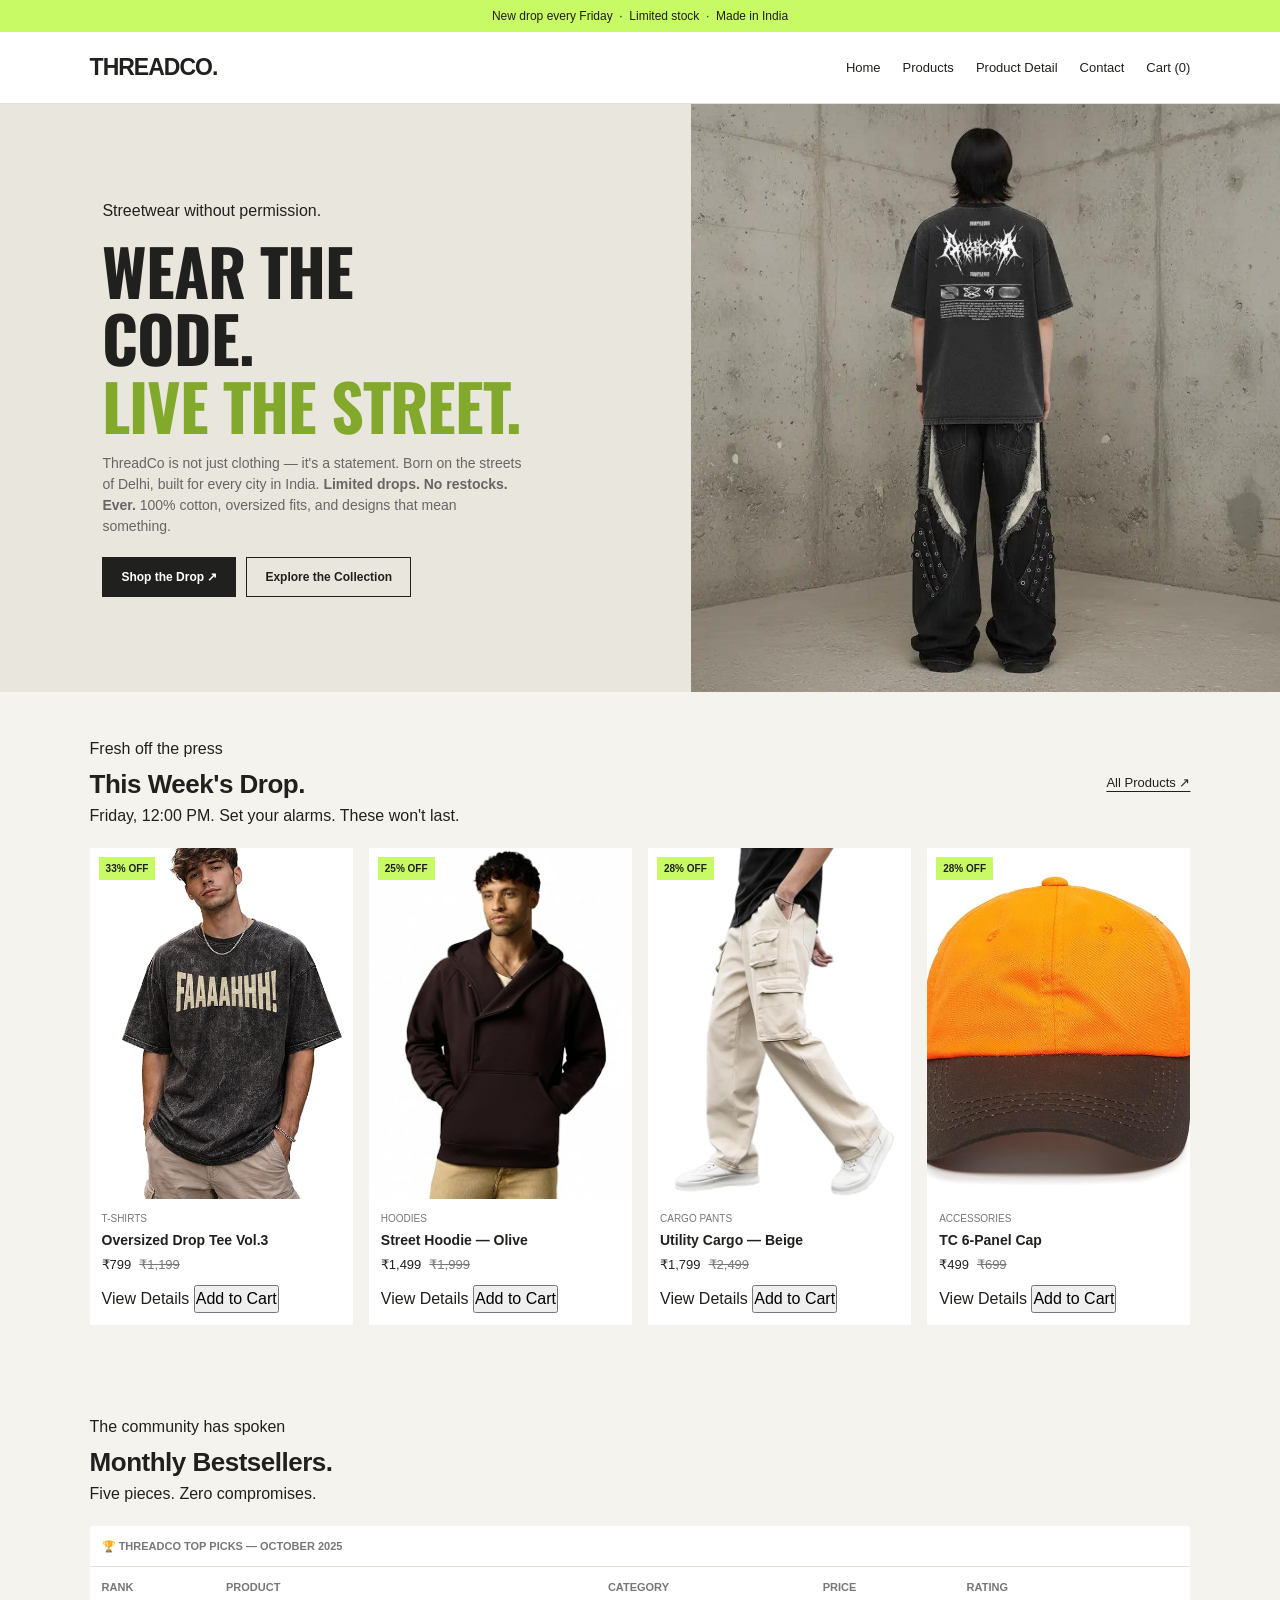
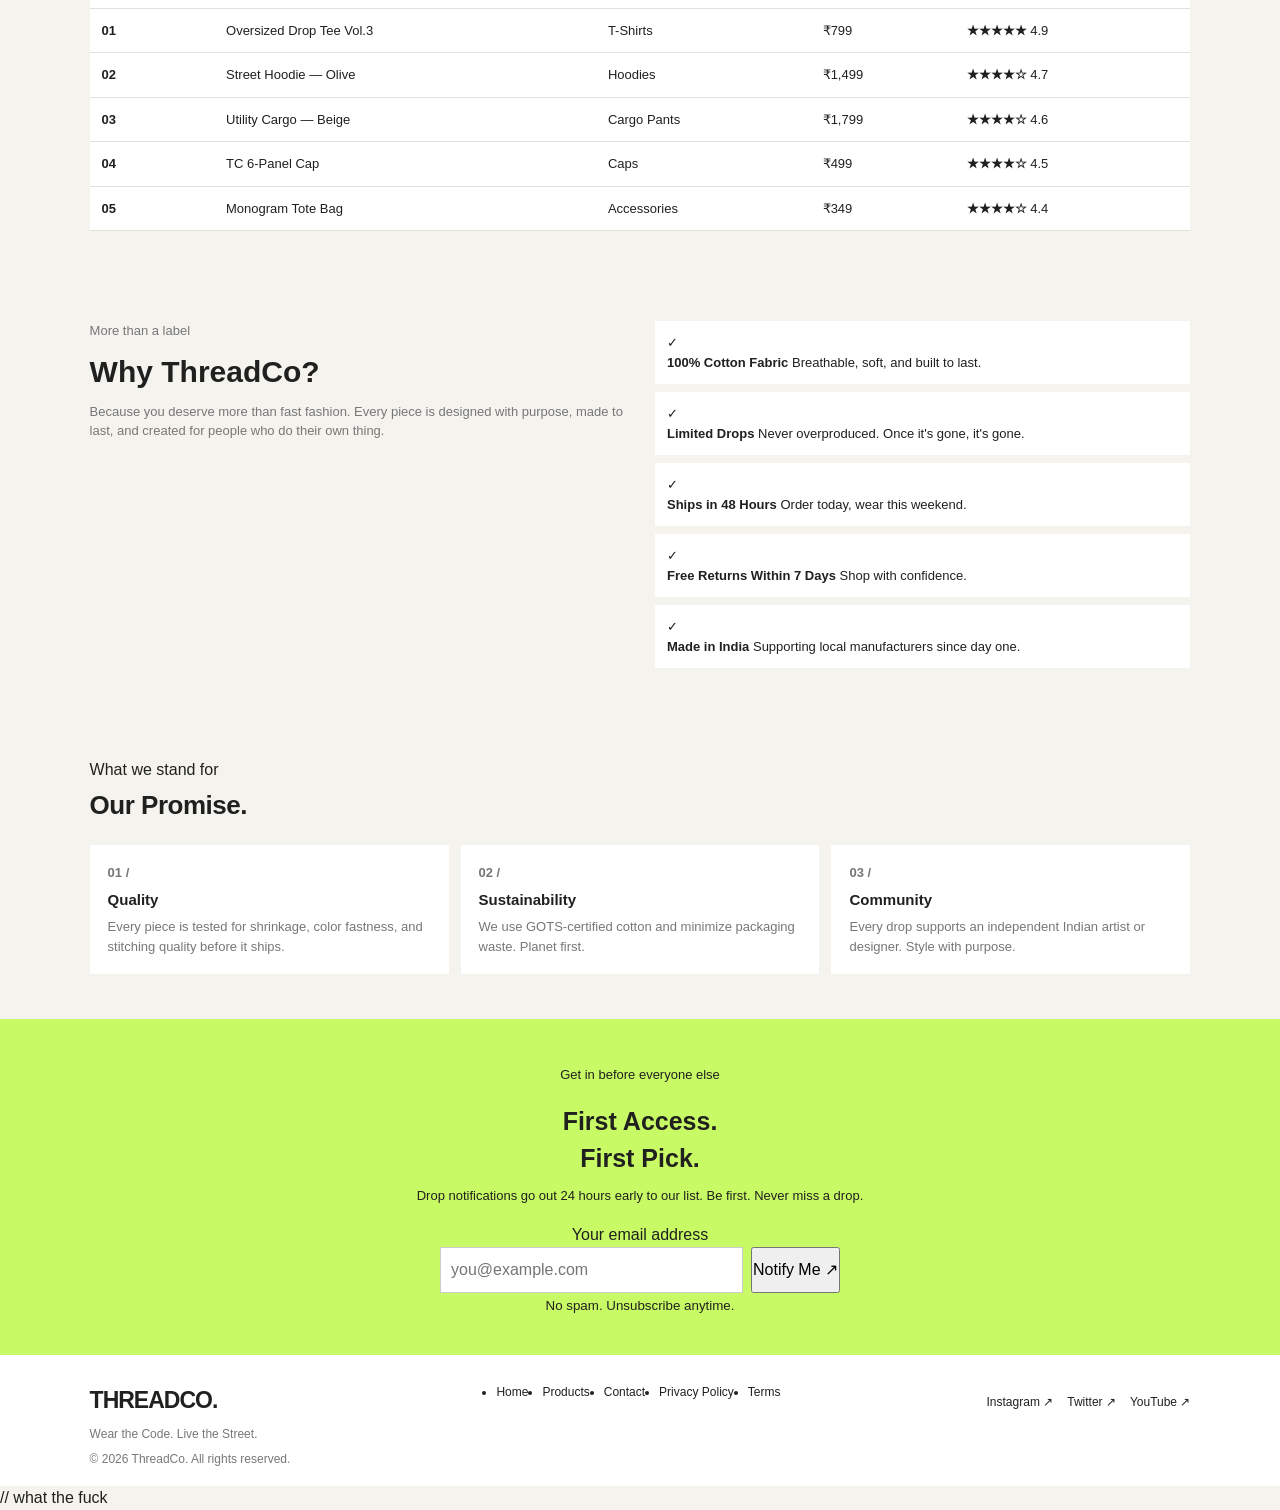
<file: index.html>
<!DOCTYPE html>
<html lang="en">
<head>
    <meta charset="UTF-8">
    <meta name="viewport" content="width=device-width, initial-scale=1.0">
    <title>ThreadCo — Wear the Code. Live the Street.</title>

    <link rel="preconnect" href="https://fonts.googleapis.com">
    <link rel="preconnect" href="https://fonts.gstatic.com" crossorigin>
    <link href="https://fonts.googleapis.com/css2?family=DM+Sans:wght@400;500;600;700&family=Oswald:wght@400;500;600;700&display=swap" rel="stylesheet">

    <link rel="stylesheet" href="style.css">

</head>

<body>
    <div class="announcement">
        New drop every Friday &nbsp;·&nbsp; Limited stock &nbsp;·&nbsp; Made in India
    </div>

    <header>
        <nav class="navbar" aria-label="Main navigation">
            <a href="index.html" class="logo">THREAD<span>CO.</span></a>

            <ul class="nav-links">
                <li><a href="index.html">Home</a></li>
                <li><a href="products.html">Products</a></li>
                <li><a href="ProductDetail.html">Product Detail</a></li>
                <li><a href="Contact.html">Contact</a></li>
                <li><a href="#" class="cart-link">Cart (0)</a></li>
            </ul>
        </nav>
    </header>

    <main>
        
<section class="hero">
    <div class="hero-content">
        <p class="eyebrow">Streetwear without permission.</p>

        <h1>Wear the<br>Code.<br><span>Live the Street.</span></h1>

        <p class="hero-description">
            ThreadCo is not just clothing — it's a statement.
            Born on the streets of Delhi, built for every city in India.
            <strong>Limited drops. No restocks. Ever.</strong>
            100% cotton, oversized fits, and designs that mean something.
        </p>

        <div class="hero-actions">
            <a href="#products" class="btn">Shop the Drop ↗</a>
            <a href="#bestsellers" class="btn btn-outline">Explore the Collection</a>
        </div>
    </div>

    <div class="hero-image">
        <img src="Images/hero.jpg" alt="ThreadCo streetwear collection">
    </div>
</section>


        <section class="section" id="products">
            <div class="section-heading">
                <div>
                    <p class="section-label">Fresh off the press</p>
                    <h2>This Week's Drop.</h2>
                    <p>Friday, 12:00 PM. Set your alarms. These won't last.</p>
                </div>
                <a href="products.html" class="text-link">All Products ↗</a>
            </div>

            <div class="product-grid">
                <article class="product-card">
                    <div class="product-image">
                        <img src="Images/product 1.jpg" alt="Oversized Drop Tee Vol.3">
                        <span class="sale-badge">33% OFF</span>
                    </div>
                    <div class="product-info">
                        <p class="category">T-Shirts</p>
                        <h3>Oversized Drop Tee Vol.3</h3>
                        <div class="price">
                            <span class="current-price">₹799</span>
                            <s class="old-price">₹1,199</s>
                        </div>
                        <div class="product-actions">
                            <a href="ProductDetail.html">View Details</a>
                            <button type="button">Add to Cart</button>
                        </div>
                    </div>
                </article>

                <article class="product-card">
                    <div class="product-image">
                        <img src="Images/product 2.jpg" alt="Street Hoodie in olive">
                        <span class="sale-badge">25% OFF</span>
                    </div>
                    <div class="product-info">
                        <p class="category">Hoodies</p>
                        <h3>Street Hoodie — Olive</h3>
                        <div class="price">
                            <span class="current-price">₹1,499</span>
                            <s class="old-price">₹1,999</s>
                        </div>
                        <div class="product-actions">
                            <a href="ProductDetail.html">View Details</a>
                            <button type="button">Add to Cart</button>
                        </div>
                    </div>
                </article>

                <article class="product-card">
                    <div class="product-image">
                        <img src="Images/product 3.jpg" alt="Beige utility cargo pants">
                        <span class="sale-badge">28% OFF</span>
                    </div>
                    <div class="product-info">
                        <p class="category">Cargo Pants</p>
                        <h3>Utility Cargo — Beige</h3>
                        <div class="price">
                            <span class="current-price">₹1,799</span>
                            <s class="old-price">₹2,499</s>
                        </div>
                        <div class="product-actions">
                            <a href="ProductDetail.html">View Details</a>
                            <button type="button">Add to Cart</button>
                        </div>
                    </div>
                </article>

                <article class="product-card">
                    <div class="product-image">
                        <img src="Images/product 4.jpg" alt="ThreadCo six-panel cap">
                        <span class="sale-badge">28% OFF</span>
                    </div>
                    <div class="product-info">
                        <p class="category">Accessories</p>
                        <h3>TC 6-Panel Cap</h3>
                        <div class="price">
                            <span class="current-price">₹499</span>
                            <s class="old-price">₹699</s>
                        </div>
                        <div class="product-actions">
                            <a href="ProductDetail.html">View Details</a>
                            <button type="button">Add to Cart</button>
                        </div>
                    </div>
                </article>
            </div>
        </section>

        <section class="section" id="bestsellers">
            <div class="section-heading">
                <div>
                    <p class="section-label">The community has spoken</p>
                    <h2>Monthly Bestsellers.</h2>
                    <p>Five pieces. Zero compromises.</p>
                </div>
            </div>

            <div class="table-wrap">
                <table>
                    <thead>
                        <tr>
                            <th colspan="5">🏆 ThreadCo Top Picks — October 2025</th>
                        </tr>
                        <tr>
                            <th>Rank</th>
                            <th>Product</th>
                            <th>Category</th>
                            <th>Price</th>
                            <th>Rating</th>
                        </tr>
                    </thead>
                    <tbody>
                        <tr>
                            <td class="rank">01</td>
                            <td>Oversized Drop Tee Vol.3</td>
                            <td>T-Shirts</td>
                            <td>₹799</td>
                            <td><span class="rating">★★★★★</span> 4.9</td>
                        </tr>
                        <tr>
                            <td class="rank">02</td>
                            <td>Street Hoodie — Olive</td>
                            <td>Hoodies</td>
                            <td>₹1,499</td>
                            <td><span class="rating">★★★★☆</span> 4.7</td>
                        </tr>
                        <tr>
                            <td class="rank">03</td>
                            <td>Utility Cargo — Beige</td>
                            <td>Cargo Pants</td>
                            <td>₹1,799</td>
                            <td><span class="rating">★★★★☆</span> 4.6</td>
                        </tr>
                        <tr>
                            <td class="rank">04</td>
                            <td>TC 6-Panel Cap</td>
                            <td>Caps</td>
                            <td>₹499</td>
                            <td><span class="rating">★★★★☆</span> 4.5</td>
                        </tr>
                        <tr>
                            <td class="rank">05</td>
                            <td>Monogram Tote Bag</td>
                            <td>Accessories</td>
                            <td>₹349</td>
                            <td><span class="rating">★★★★☆</span> 4.4</td>
                        </tr>
                    </tbody>
                </table>
            </div>
        </section>

        <section class="section">
            <div class="why-grid">
                <div class="why-copy">
                    <p class="section-label">More than a label</p>
                    <h2>Why ThreadCo?</h2>
                    <p>
                        Because you deserve more than fast fashion.
                        Every piece is designed with purpose, made to last,
                        and created for people who do their own thing.
                    </p>
                </div>

                <ul class="benefit-list">
                    <li>
                        <div>
                            <strong>100% Cotton Fabric</strong>
                            <span>Breathable, soft, and built to last.</span>
                        </div>
                    </li>
                    <li>
                        <div>
                            <strong>Limited Drops</strong>
                            <span>Never overproduced. Once it's gone, it's gone.</span>
                        </div>
                    </li>
                    <li>
                        <div>
                            <strong>Ships in 48 Hours</strong>
                            <span>Order today, wear this weekend.</span>
                        </div>
                    </li>
                    <li>
                        <div>
                            <strong>Free Returns Within 7 Days</strong>
                            <span>Shop with confidence.</span>
                        </div>
                    </li>
                    <li>
                        <div>
                            <strong>Made in India</strong>
                            <span>Supporting local manufacturers since day one.</span>
                        </div>
                    </li>
                </ul>
            </div>
        </section>

        <section class="section">
            <div class="section-heading">
                <div>
                    <p class="section-label">What we stand for</p>
                    <h2>Our Promise.</h2>
                </div>
            </div>

            <div class="promise-grid">
                <article class="promise-card">
                    <p class="promise-number">01 /</p>
                    <h3>Quality</h3>
                    <p>
                        Every piece is tested for shrinkage, color fastness,
                        and stitching quality before it ships.
                    </p>
                </article>

                <article class="promise-card">
                    <p class="promise-number">02 /</p>
                    <h3>Sustainability</h3>
                    <p>
                        We use GOTS-certified cotton and minimize packaging
                        waste. Planet first.
                    </p>
                </article>

                <article class="promise-card">
                    <p class="promise-number">03 /</p>
                    <h3>Community</h3>
                    <p>
                        Every drop supports an independent Indian artist
                        or designer. Style with purpose.
                    </p>
                </article>
            </div>
        </section>

        <section class="newsletter" id="newsletter">
            <div>
                <p class="section-label">Get in before everyone else</p>
                <h2>First Access.<br>First Pick.</h2>
                <p>
                    Drop notifications go out 24 hours early to our list.
                    Be first. Never miss a drop.
                </p>
            </div>

            <form action="#" method="get">
                <label for="email">Your email address</label>
                <div class="email-row">
                    <input
                        type="email"
                        id="email"
                        name="email"
                        placeholder="you@example.com"
                        autocomplete="email"
                        required
                    >
                    <button type="submit">Notify Me ↗</button>
                </div>
                <small>No spam. Unsubscribe anytime.</small>
            </form>
        </section>
    </main>

    <footer>
        <div class="footer-inner">
            <div class="footer-brand">
                <a href="index.html" class="logo">THREAD<span>CO.</span></a>
                <p>Wear the Code. Live the Street.</p>
                <p>© 2026 ThreadCo. All rights reserved.</p>
            </div>

            <ul class="footer-links">
                <li><a href="index.html">Home</a></li>
                <li><a href="products.html">Products</a></li>
                <li><a href="Contact.html">Contact</a></li>
                <li><a href="#">Privacy Policy</a></li>
                <li><a href="#">Terms</a></li>
            </ul>

            <div class="social-links">
                <a href="https://instagram.com">Instagram ↗</a>
                <a href="https://x.com">Twitter ↗</a>
                <a href="https://youtube.com">YouTube ↗</a>
            </div>
        </div>
    </footer>
</body>
</html>

// what the fuck
</file>
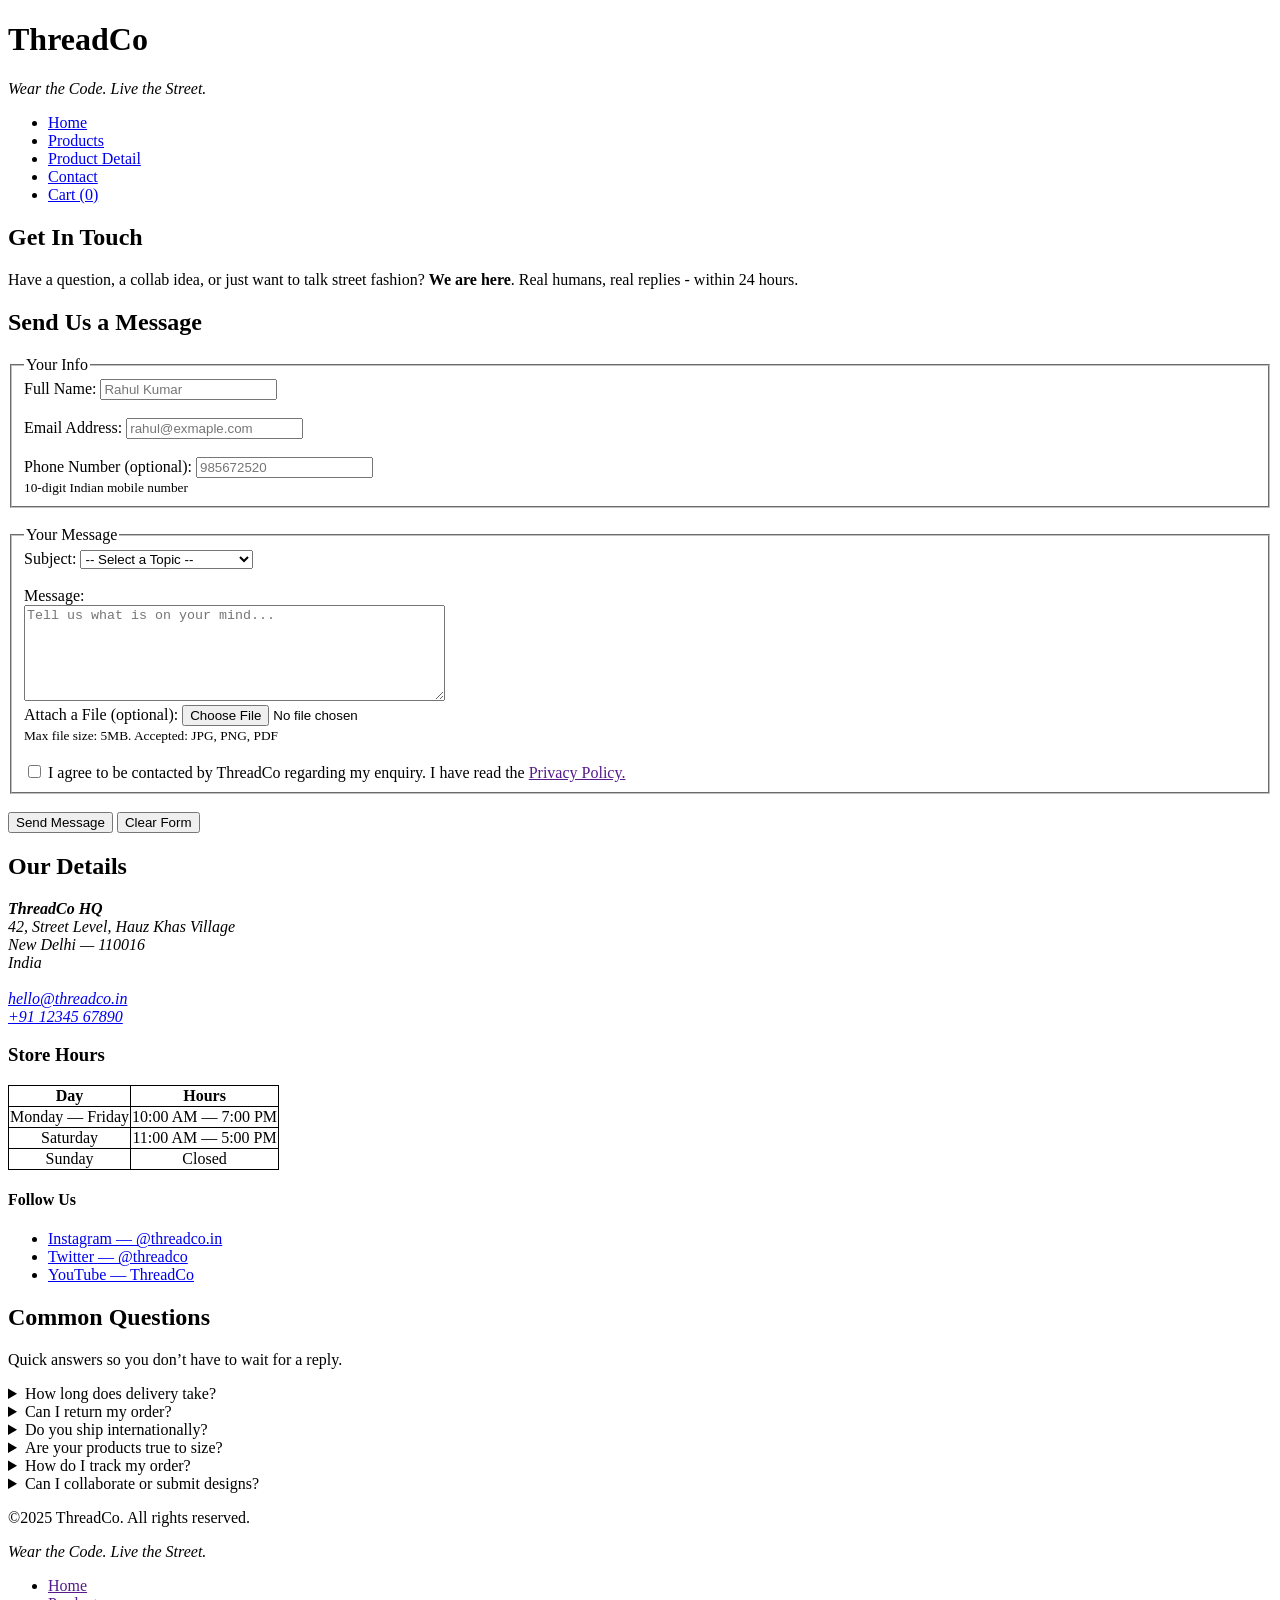
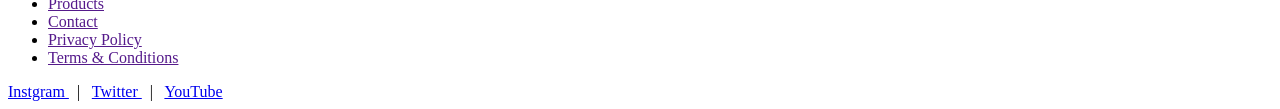
<file: Contact.html>
<!DOCTYPE html>
<html lang="en">

<head>
    <meta charset="UTF-8">
    <meta name="viewport" content="width=device-width, initial-scale=1.0">
    <title>Contact - ThreadCo</title>
    <style>
        table,
        td,
        tr {
            border: 1px solid black;
            border-collapse: collapse;
            text-align: center;
            border-spacing: 2px;
        }
    </style>
</head>

<body>
    <header>
        <h1>ThreadCo</h1>
        <p><em>Wear the Code. Live the Street.</em></p>
        <nav>
            <ul>
                <li><a href="index.html">Home</a></li>
                <li><a href="products.html">Products</a></li>
                <li><a href="ProductDetail.html">Product Detail</a></li>
                <li><a href="Contact.html">Contact</a></li>
                <li><a href="#">Cart (0)</a></li>
            </ul>
        </nav>
    </header>

    <main>
        <section>
            <h2>Get In Touch</h2>
            <p>Have a question, a collab idea, or just want to talk street fashion? <strong>We are here</strong>. Real
                humans, real
                replies - within 24 hours.</p>
        </section>

        <section>
            <h2>Send Us a Message</h2>
            <form action="">
                <fieldset>
                    <legend>Your Info</legend>
                    <label for="name">Full Name: </label>
                    <input type="text" name="name" id="name" placeholder="Rahul Kumar"><br><br>

                    <label for="email">Email Address: </label>
                    <input type="email" name="email" id="email" placeholder="rahul@exmaple.com"><br><br>

                    <label for="number">Phone Number (optional): </label>
                    <input type="text" name="number" id="number" placeholder="985672520"><br>
                    <small>10-digit Indian mobile number</small>
                </fieldset>
            </form><br>

            <fieldset>
                <legend>Your Message</legend>
                <label for="sub">Subject: </label>
                <select name="sub" id="sub">
                    <option value="sub">-- Select a Topic --</option>
                    <option value="sub">Order Issu</option>
                    <option value="sub">Return / Refund</option>
                    <option value="sub">Collboration / Partnership</option>
                    <option value="sub">Wholesale Enquiry</option>
                    <option value="sub">General Query</option>
                </select><br><br>
                <label for="msg">Message: </label><br>
                <textarea name="msg" id="msg" rows="6" cols="50"
                    placeholder="Tell us what is on your mind..."></textarea><br>
                <label for="file">Attach a File (optional):</label>
                <input type="file" name="file" id="file"><br>
                <small>Max file size: 5MB. Accepted: JPG, PNG, PDF
                </small><br><br>
                <input type="checkbox" name="check" id="check">
                <label for="check"> I agree to be contacted by ThreadCo regarding my enquiry. I have read the <a
                        href="">Privacy Policy.</a></label>

            </fieldset><br>
            <button>Send Message</button>
            <button>Clear Form</button>

        </section>

        <section>
            <h2>Our Details</h2>
            <address>
                <strong>ThreadCo HQ</strong><br>
                42, Street Level, Hauz Khas Village <br>
                New Delhi — 110016 <br>
                India <br><br>

                <a href="mailto:hello@threadco.in">hello@threadco.in</a><br>
                <a href="tel:+91 12345 67890">+91 12345 67890
                </a>
            </address>
        </section>

        <section>
            <h3>Store Hours</h3>
            <table>
                <tr>
                    <td><strong>Day</strong></td>
                    <td><strong>Hours</strong></td>
                </tr>
                <tr>
                    <td>Monday — Friday</td>
                    <td>10:00 AM — 7:00 PM</td>
                </tr>
                <tr>
                    <td>Saturday</td>
                    <td>11:00 AM — 5:00 PM</td>
                </tr>
                <tr>
                    <td>Sunday</td>
                    <td>Closed</td>
                </tr>
            </table>
        </section>
        <section>
            <h4>Follow Us</h4>
            <ul>
                <li><a href="https://www.instagram.com/" target="_blank">Instagram — @threadco.in</a></li>
                <li><a href="https://x.com/" target="_blank">Twitter — @threadco</a></li>
                <li><a href="https://youtube.com" target="_blank">YouTube — ThreadCo</a></li>
            </ul>
        </section>
        <section>
            <h2>Common Questions</h2>
            <p>Quick answers so you don’t have to wait for a reply.</p>
            <details>
                <summary>How long does delivery take?</summary>
                <p>We ship within <strong>48 hours</strong>  of order confirmation. Standard delivery takes <strong>3—5 business days</strong> across
                India. Express delivery (1—2 days) is available at checkout for select pin codes.</p>
            </details>
            <details>
                <summary>Can I return my order?</summary>
                <p>Yes! We offer <strong>free returns within 7</strong> days of delivery. The item must be unworn, unwashed, and in its original packaging with all tags attached. Initiate your return from the Orders section of your account.</p>
            </details>
            <details>
                <summary>Do you ship internationally?</summary>
                <p>Not yet — but we’re working on it. International shipping is planned for early 2026. Sign up for our newsletter to get notified first.</p>
            </details>
            <details>
                <summary>Are your products true to size?</summary>
                <p>ThreadCo tees and hoodies are <strong>oversized by design.</strong> If you prefer a more fitted look, we recommend sizing down. Check the <a href="">Size Guide</a> on any product page for exact measurements.</p>
            </details>
            <details>
                <summary>How do I track my order?</summary>
                <p>Once your order ships, you will receive a tracking link via SMS and email. You can also track your order by entering your order ID on our <a href="">Order Tracking page.</a></p>
            </details>
            <details>
                <summary>Can I collaborate or submit designs?</summary>
                <p>Absolutely. ThreadCo works with independent Indian artists on every drop. If you have a design concept or want to collab, reach out via the form above and select “Collaboration / Partnership” as the subject. We read every single message.</p>
            </details>
        </section>
    </main>

    <footer>
        <p>&copy;2025 ThreadCo. All rights reserved.</p>
        <p><em>Wear the Code. Live the Street.</em></p>
        <ul>
            <li><a href="">Home
                </a></li>
            <li><a href="">Products
                </a></li>
            <li><a href="">Contact
                </a></li>
            <li><a href="">Privacy Policy
                </a></li>
            <li><a href="">Terms & Conditions</a></li>
        </ul>

        <a href="https://youtube.com"> Instgram </a> &nbsp;&nbsp;|&nbsp;&nbsp; <a href="https://x.com"> Twitter </a>
        &nbsp;&nbsp;|&nbsp;&nbsp; <a href="https://youtube.com">YouTube</a>
    </footer>
</body>

</html>
</file>
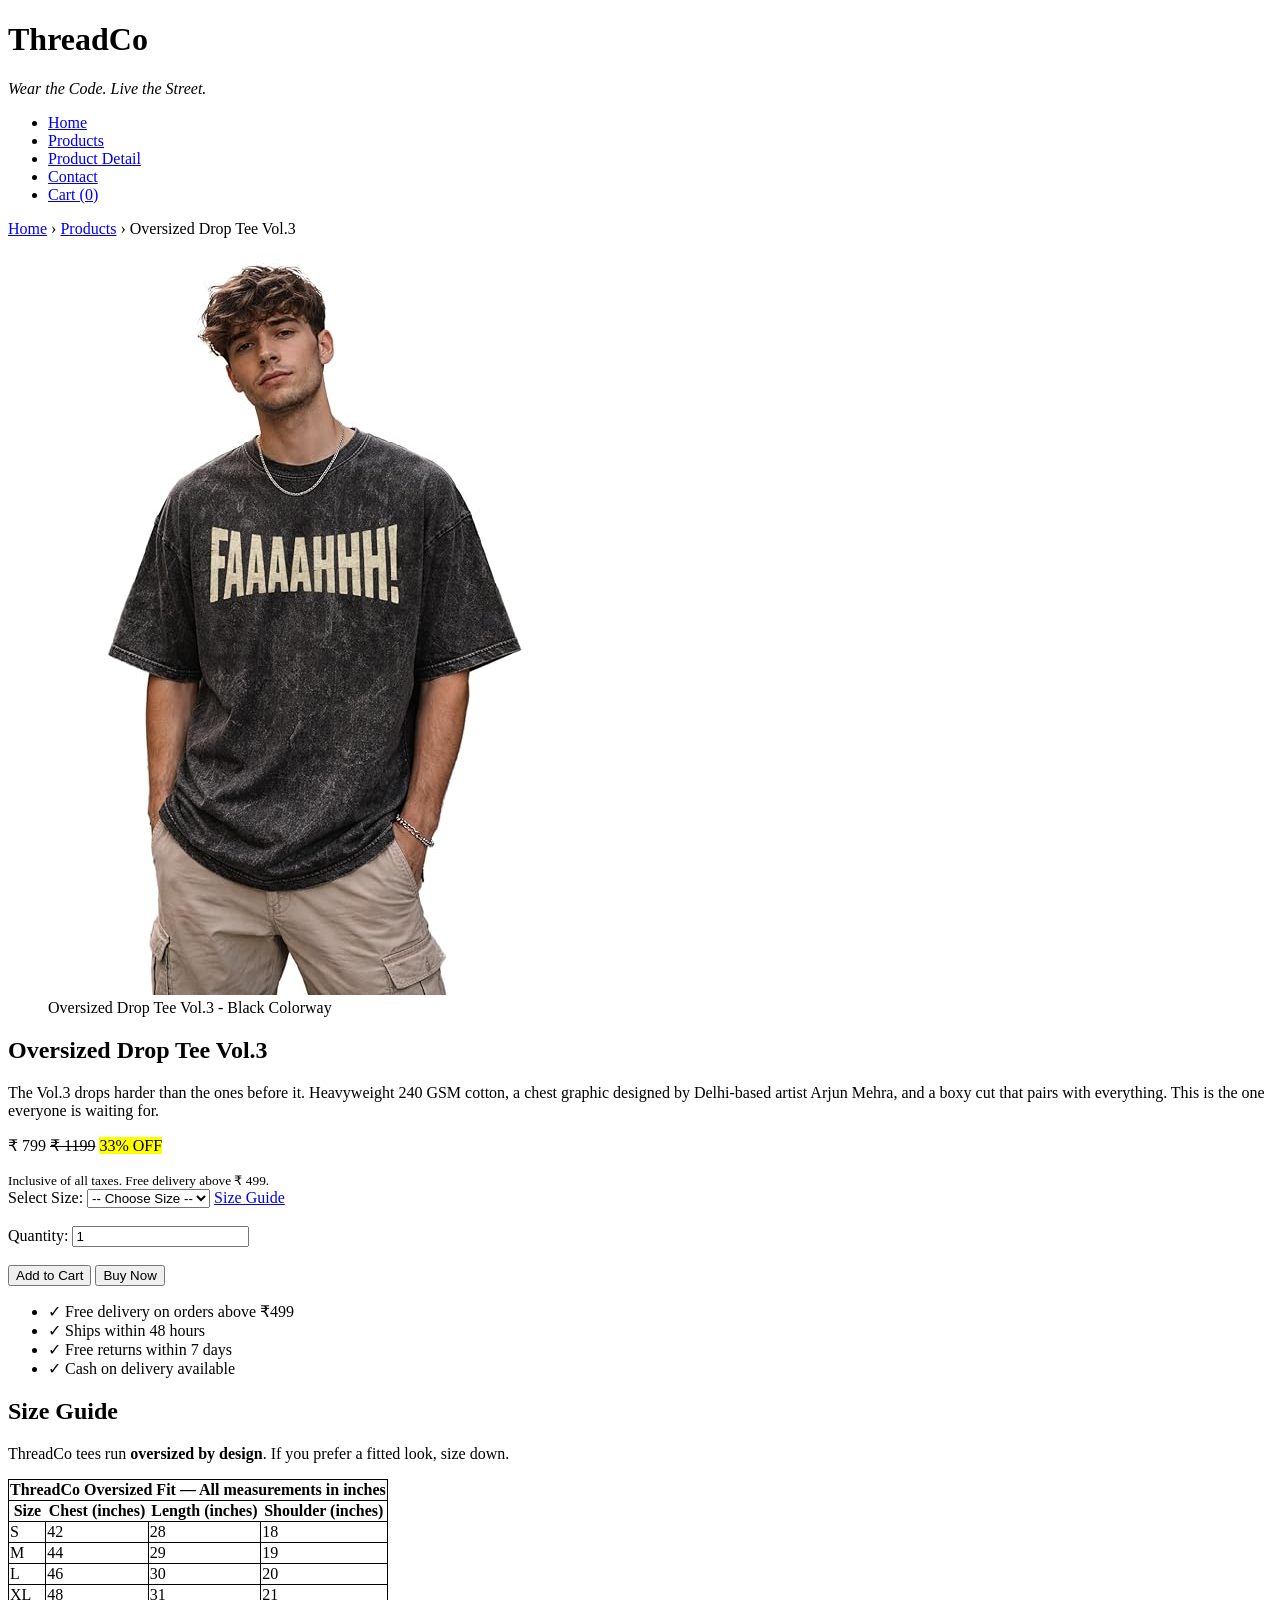
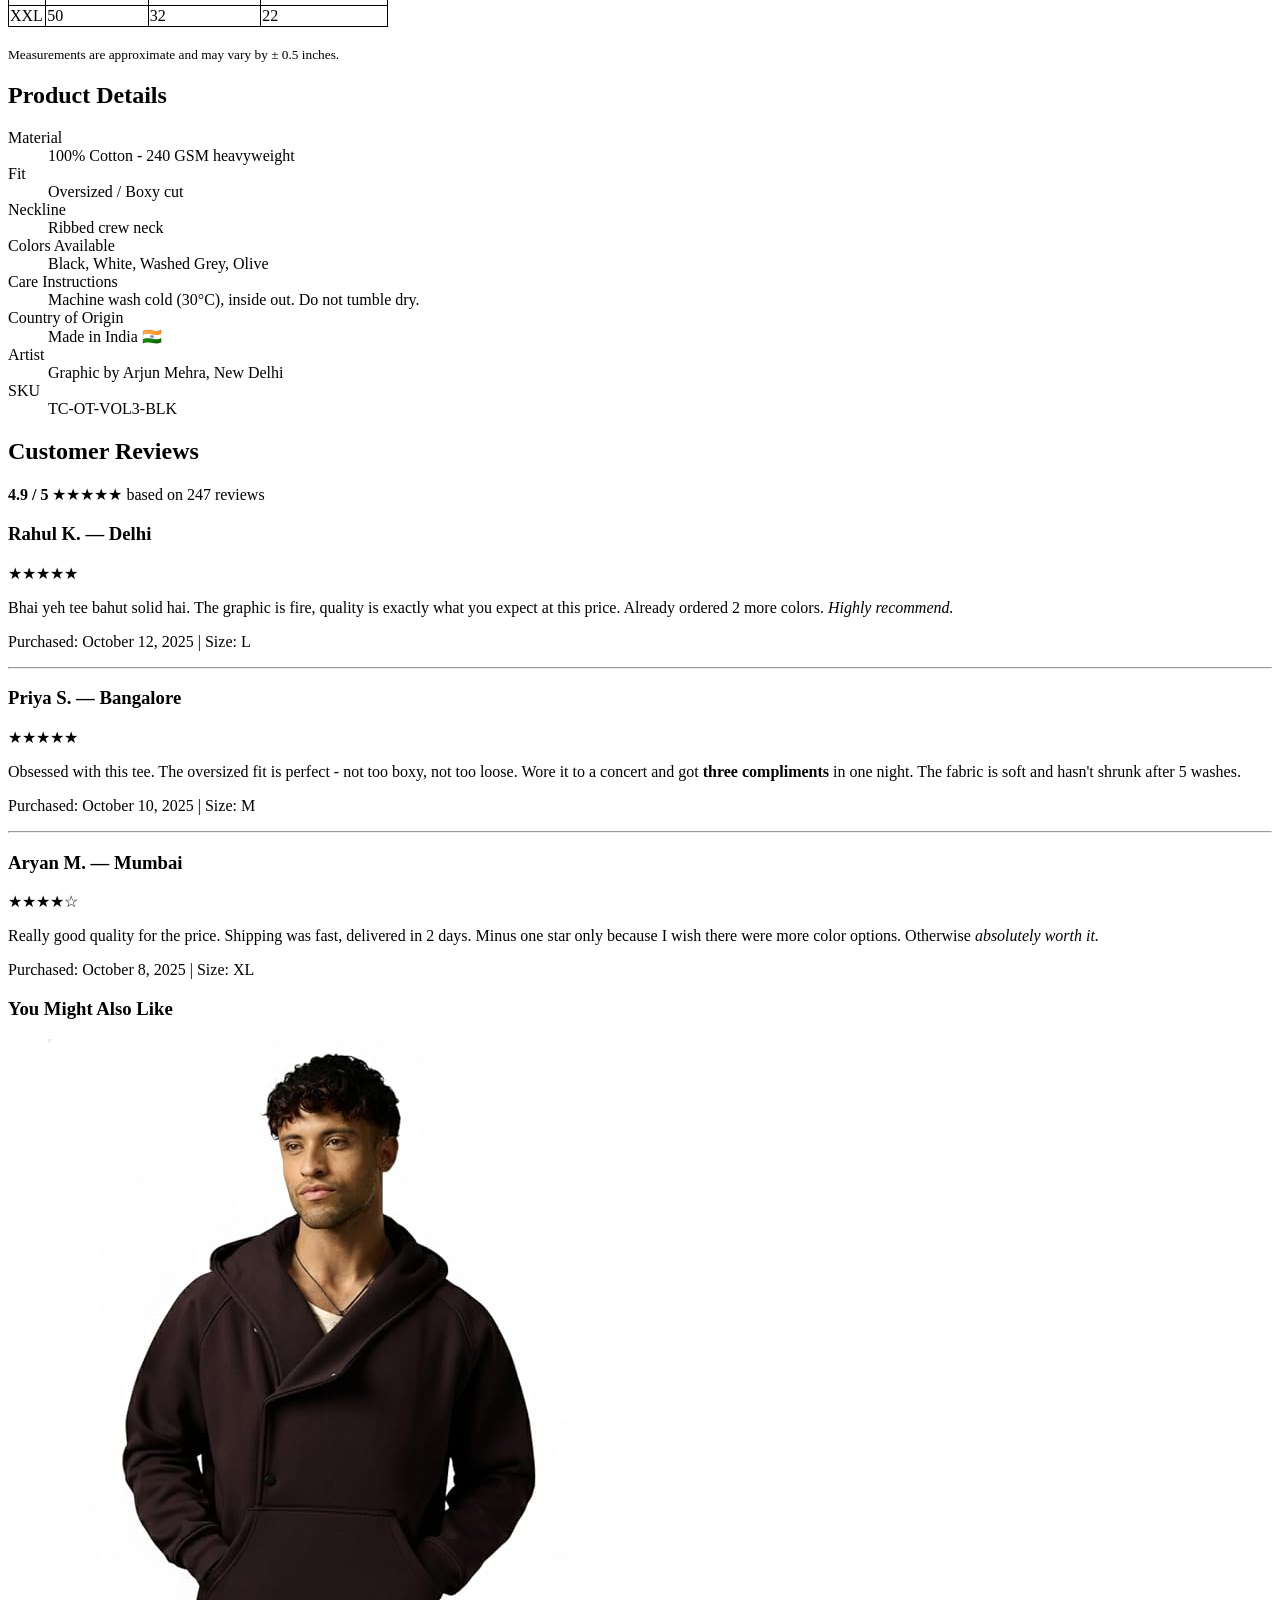
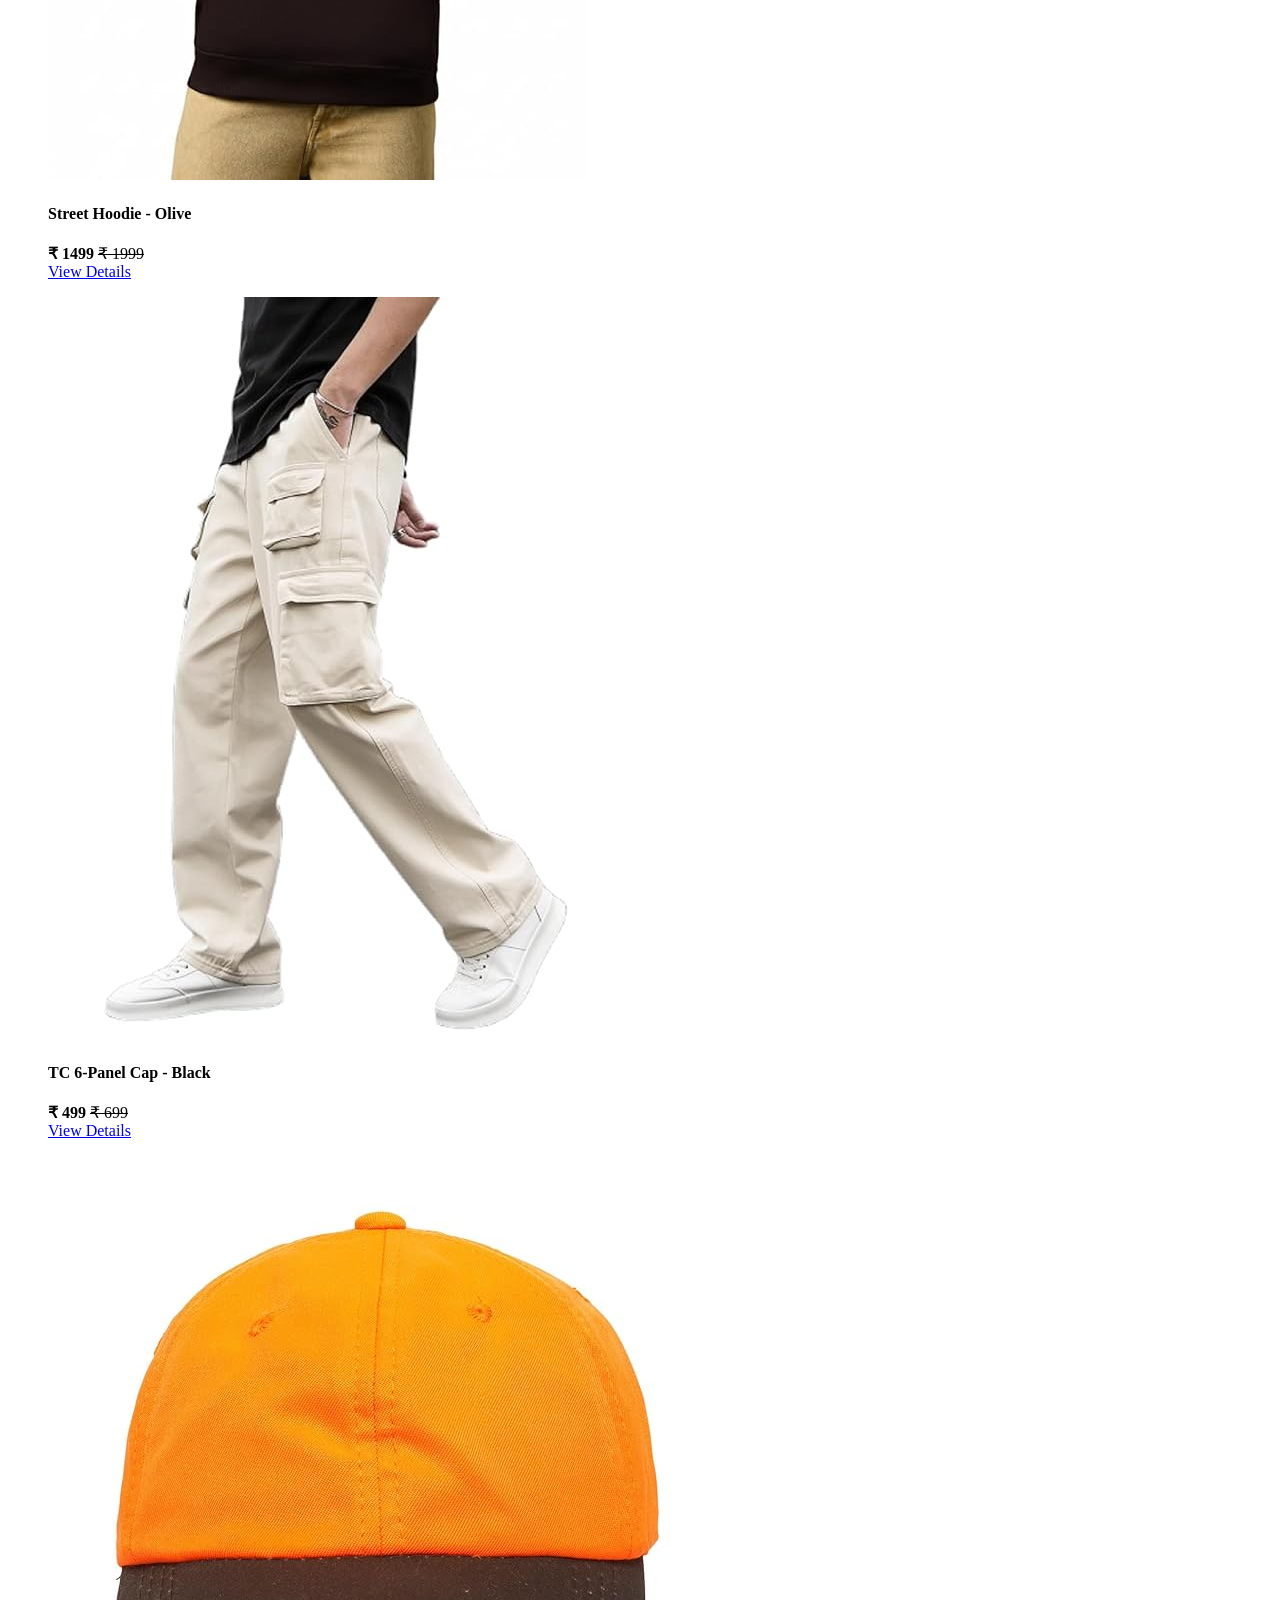
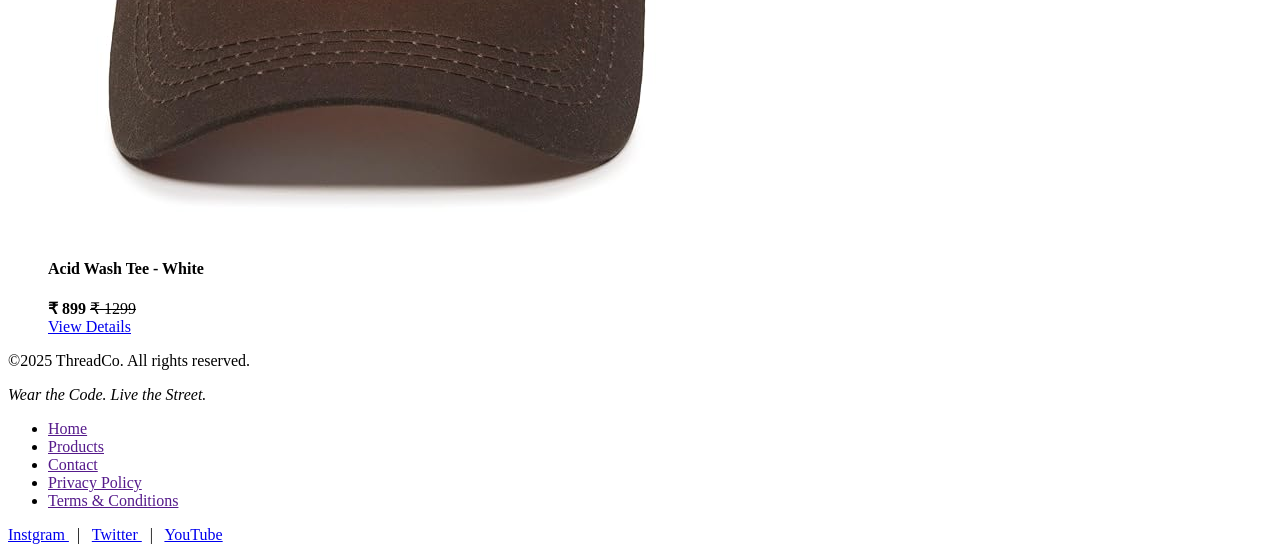
<file: ProductDetail.html>
<!DOCTYPE html>
<html lang="en">

<head>
    <meta charset="UTF-8">
    <meta name="viewport" content="width=device-width, initial-scale=1.0">
    <title>Oversized Drop Tee Vol.3 - ThreadCo</title>
    <style>
        table,
        td,
        tr {
            border: 1px solid black;
            border-collapse: collapse;
            /* text-align: center; */
            border-spacing: 2px;
        }
    </style>
</head>

<body>
    <header>
        <h1>ThreadCo</h1>
        <p><em>Wear the Code. Live the Street.</em></p>
        <nav>
            <ul>
                <li><a href="index.html">Home</a></li>
                <li><a href="products.html">Products</a></li>
                <li><a href="ProductDetail.html">Product Detail</a></li>
                <li><a href="Contact.html">Contact</a></li>
                <li><a href="#">Cart (0)</a></li>
            </ul>
        </nav>
    </header>

    <main>
        <section>
            <a href="index.html">Home</a> ›
            <a href="products.html">Products</a> › Oversized Drop Tee Vol.3
        </section>
        <article>
            <figure>
                <img src="Images/product 1.jpg" alt="Shirt">
                <figcaption>Oversized Drop Tee Vol.3 - Black Colorway</figcaption>
            </figure>
            <h2>Oversized Drop Tee Vol.3</h2>
            <p>The Vol.3 drops harder than the ones before it. Heavyweight 240 GSM cotton, a chest graphic designed by
                Delhi-based artist Arjun Mehra, and a boxy cut that pairs with everything. This is the one everyone is
                waiting for.</p>
            <p>₹ 799 <s>₹ 1199</s> <mark>33% OFF</mark></p>
            <small>Inclusive of all taxes. Free delivery above ₹ 499.</small>
        </article>
        <section>
            <label for="size">Select Size:</label>
            <select id="size">
                <option>-- Choose Size --</option>
                <option>S</option>
                <option>M</option>
                <option>L</option>
                <option>XL</option>
                <option>XXL</option>
            </select>

            <a href="#size-chart">Size Guide</a>

            <br><br>

            <label for="quantity">Quantity:</label>
            <input type="number" id="quantity" value="1" min="1">

            <br><br>

            <button type="button">Add to Cart</button>
            <button type="button">Buy Now</button>

            <ul>
                <li>✓ Free delivery on orders above ₹499</li>
                <li>✓ Ships within 48 hours</li>
                <li>✓ Free returns within 7 days</li>
                <li>✓ Cash on delivery available</li>
            </ul>
        </section>
        <section>
            <h2>Size Guide</h2>

            <p>
                ThreadCo tees run <strong>oversized by design</strong>.
                If you prefer a fitted look, size down.
            </p>

            <table>
                <thead>
                    <tr>
                        <th colspan="4">ThreadCo Oversized Fit — All measurements in inches</th>
                    </tr>
                    <tr>
                        <th>Size</th>
                        <th>Chest (inches)</th>
                        <th>Length (inches)</th>
                        <th>Shoulder (inches)</th>
                    </tr>
                </thead>

                <tbody>
                    <tr>
                        <td>S</td>
                        <td>42</td>
                        <td>28</td>
                        <td>18</td>
                    </tr>

                    <tr>
                        <td>M</td>
                        <td>44</td>
                        <td>29</td>
                        <td>19</td>
                    </tr>

                    <tr>
                        <td>L</td>
                        <td>46</td>
                        <td>30</td>
                        <td>20</td>
                    </tr>

                    <tr>
                        <td>XL</td>
                        <td>48</td>
                        <td>31</td>
                        <td>21</td>
                    </tr>

                    <tr>
                        <td>XXL</td>
                        <td>50</td>
                        <td>32</td>
                        <td>22</td>
                    </tr>
                </tbody>
            </table><br>

            <small>
                Measurements are approximate and may vary by ± 0.5 inches.
            </small>
        </section>
        <section>
            <h2>Product Details</h2>

            <dl>
                <dt>Material</dt>
                <dd>100% Cotton - 240 GSM heavyweight</dd>

                <dt>Fit</dt>
                <dd>Oversized / Boxy cut</dd>

                <dt>Neckline</dt>
                <dd>Ribbed crew neck</dd>

                <dt>Colors Available</dt>
                <dd>Black, White, Washed Grey, Olive</dd>

                <dt>Care Instructions</dt>
                <dd>Machine wash cold (30°C), inside out. Do not tumble dry.</dd>

                <dt>Country of Origin</dt>
                <dd>Made in India 🇮🇳</dd>

                <dt>Artist</dt>
                <dd>Graphic by Arjun Mehra, New Delhi</dd>

                <dt>SKU</dt>
                <dd>TC-OT-VOL3-BLK</dd>
            </dl>
        </section>
        <section>
            <h2>Customer Reviews</h2>

            <p>
                <strong>4.9 / 5</strong> ★★★★★ based on 247 reviews
            </p>

            <h3>Rahul K. — Delhi</h3>

            <p>★★★★★</p>

            <p>
                Bhai yeh tee bahut solid hai. The graphic is fire, quality is exactly what
                you expect at this price. Already ordered 2 more colors.
                <em>Highly recommend.</em>
            </p>

            <p>
                Purchased: October 12, 2025 | Size: L
            </p>

            <hr>

            <h3>Priya S. — Bangalore</h3>

            <p>★★★★★</p>

            <p>
                Obsessed with this tee. The oversized fit is perfect - not too boxy,
                not too loose. Wore it to a concert and got
                <strong>three compliments</strong> in one night. The fabric is soft and
                hasn't shrunk after 5 washes.
            </p>

            <p>
                Purchased: October 10, 2025 | Size: M
            </p>

            <hr>

            <h3>Aryan M. — Mumbai</h3>

            <p>★★★★☆</p>

            <p>
                Really good quality for the price. Shipping was fast, delivered in 2 days.
                Minus one star only because I wish there were more color options.
                Otherwise <em>absolutely worth it.</em>
            </p>

            <p>
                Purchased: October 8, 2025 | Size: XL
            </p>
        </section>
        <section>
            <h3>You Might Also Like</h3>

            <figure>
                <img src="Images/product 2.jpg" alt="Street Hoodie - Olive">
                <figcaption>
                    <h4>Street Hoodie - Olive</h4>
                    <strong>₹ 1499</strong>
                    <del>₹ 1999</del>
                    <br>
                    <a href="Images/product 2.jpg">View Details</a>
                </figcaption>
            </figure>

            <figure>
                <img src="Images/product 3.jpg" alt="TC 6-Panel Cap - Black">
                <figcaption>
                    <h4>TC 6-Panel Cap - Black</h4>
                    <strong>₹ 499</strong>
                    <del>₹ 699</del>
                    <br>
                    <a href="Images/product 3.jpg">View Details</a>
                </figcaption>
            </figure>

            <figure>
                <img src="Images/product 4.jpg" alt="Acid Wash Tee - White">
                <figcaption>
                    <h4>Acid Wash Tee - White</h4>
                    <strong>₹ 899</strong>
                    <del>₹ 1299</del>
                    <br>
                    <a href="Images/product 4.jpg">View Details</a>
                </figcaption>
            </figure>
        </section>
    </main>

    <footer>
        <p>&copy;2025 ThreadCo. All rights reserved.</p>
        <p><em>Wear the Code. Live the Street.</em></p>
        <ul>
            <li><a href="">Home
                </a></li>
            <li><a href="">Products
                </a></li>
            <li><a href="">Contact
                </a></li>
            <li><a href="">Privacy Policy
                </a></li>
            <li><a href="">Terms & Conditions</a></li>
        </ul>

        <a href="https://youtube.com"> Instgram </a> &nbsp;&nbsp;|&nbsp;&nbsp; <a href="https://x.com"> Twitter </a>
        &nbsp;&nbsp;|&nbsp;&nbsp; <a href="https://youtube.com">YouTube</a>
    </footer>
</body>

</html>
</file>
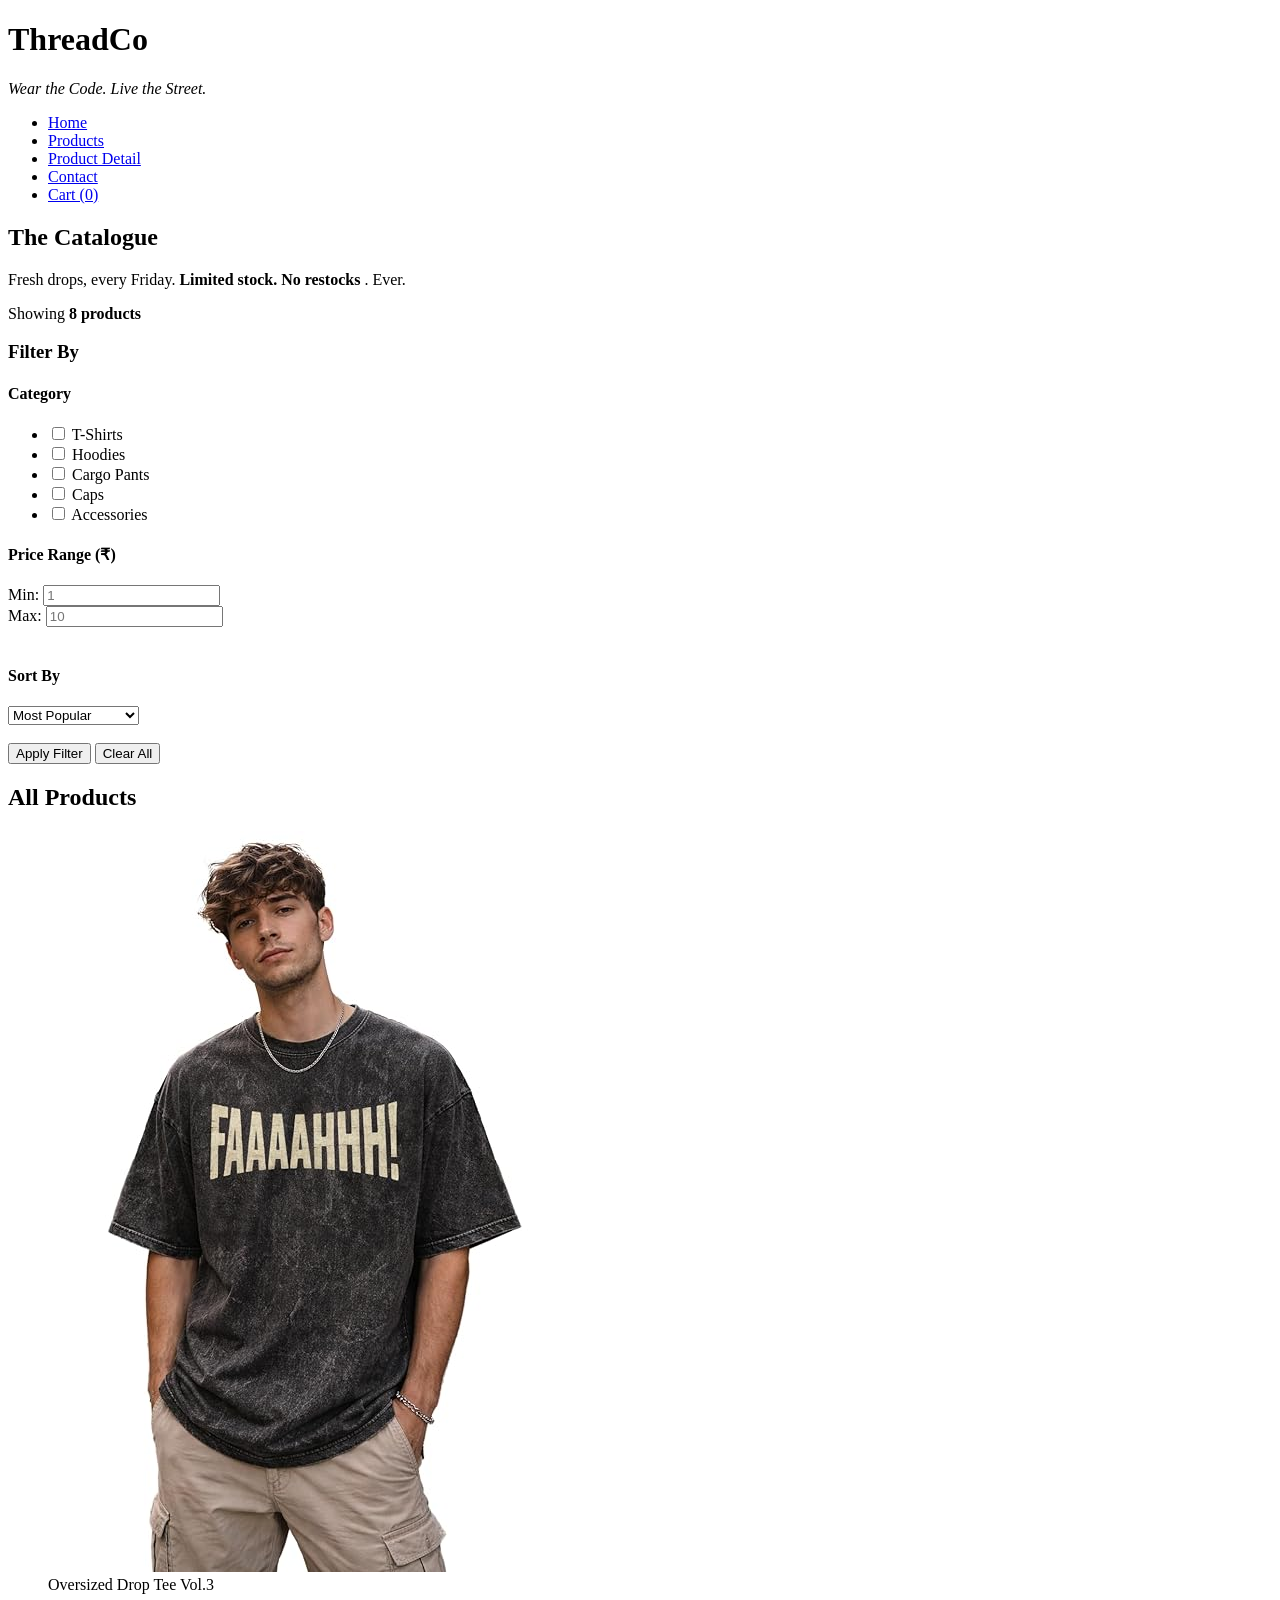
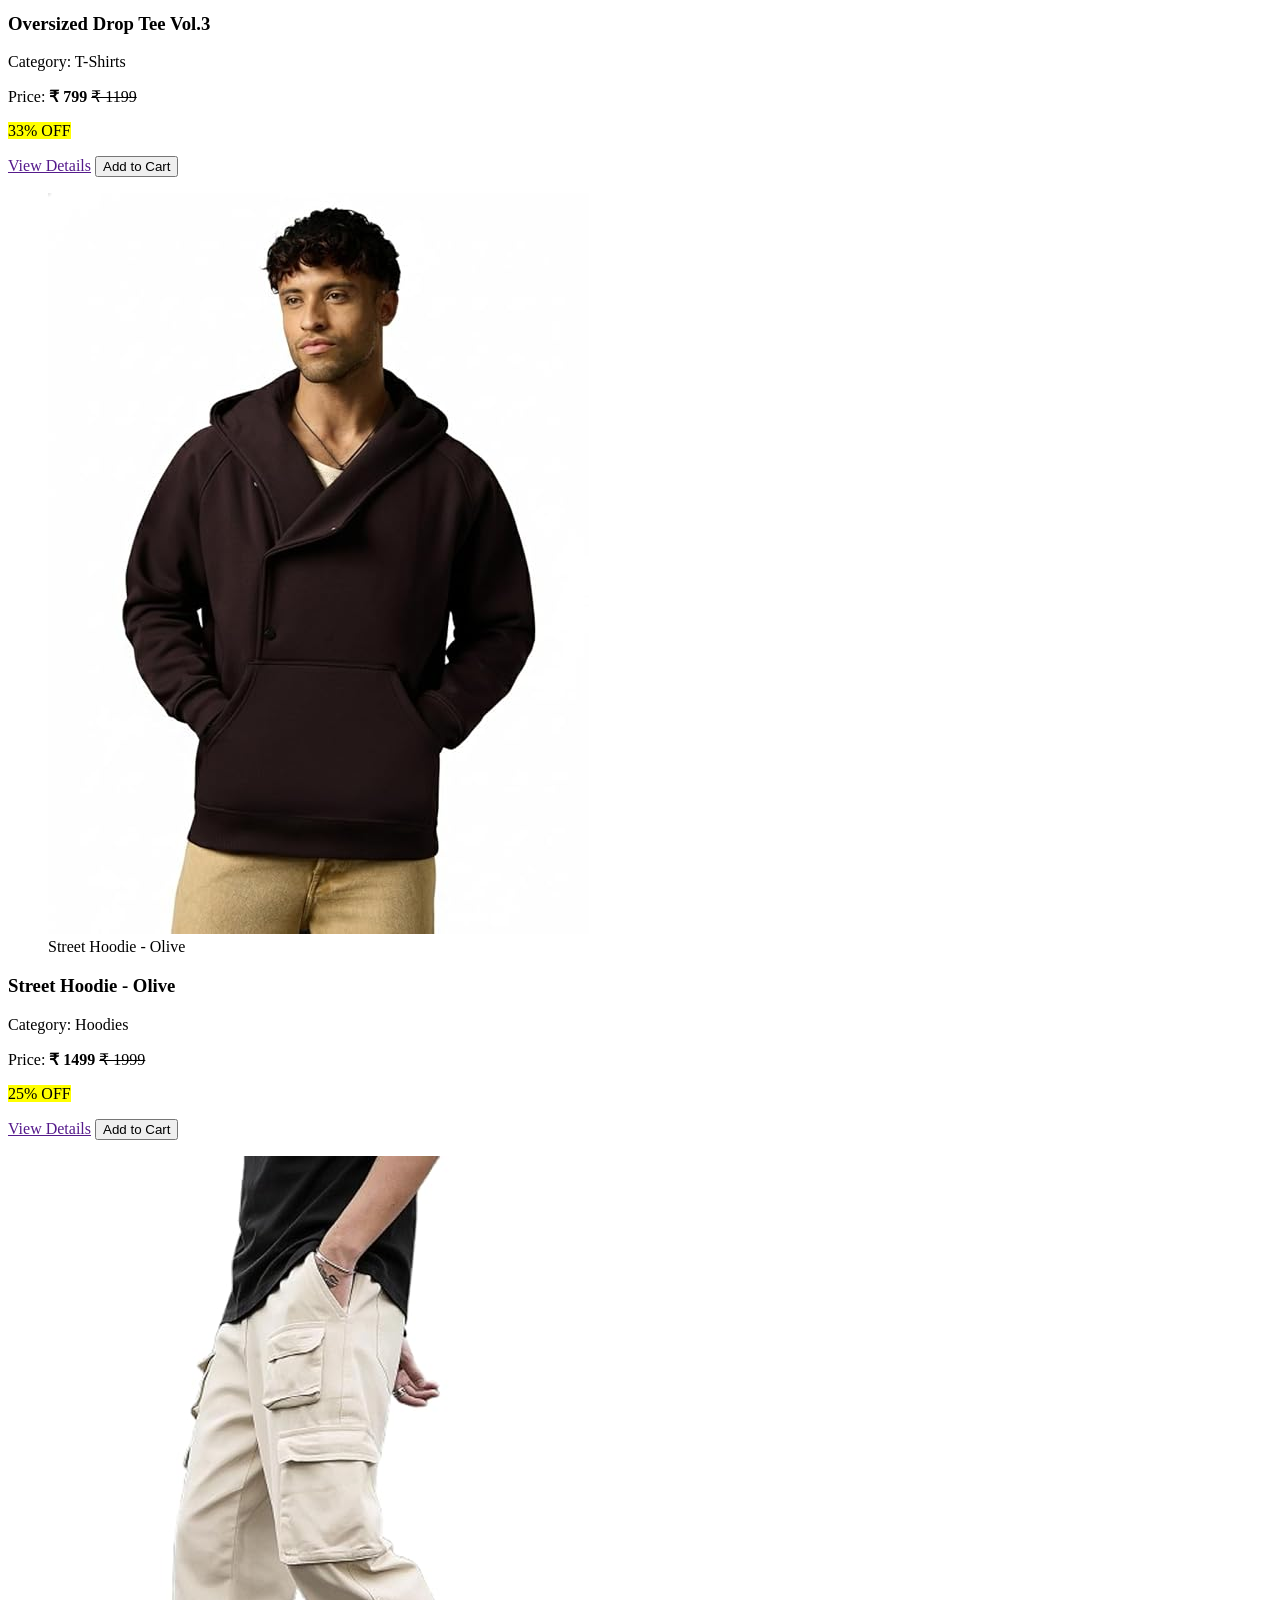
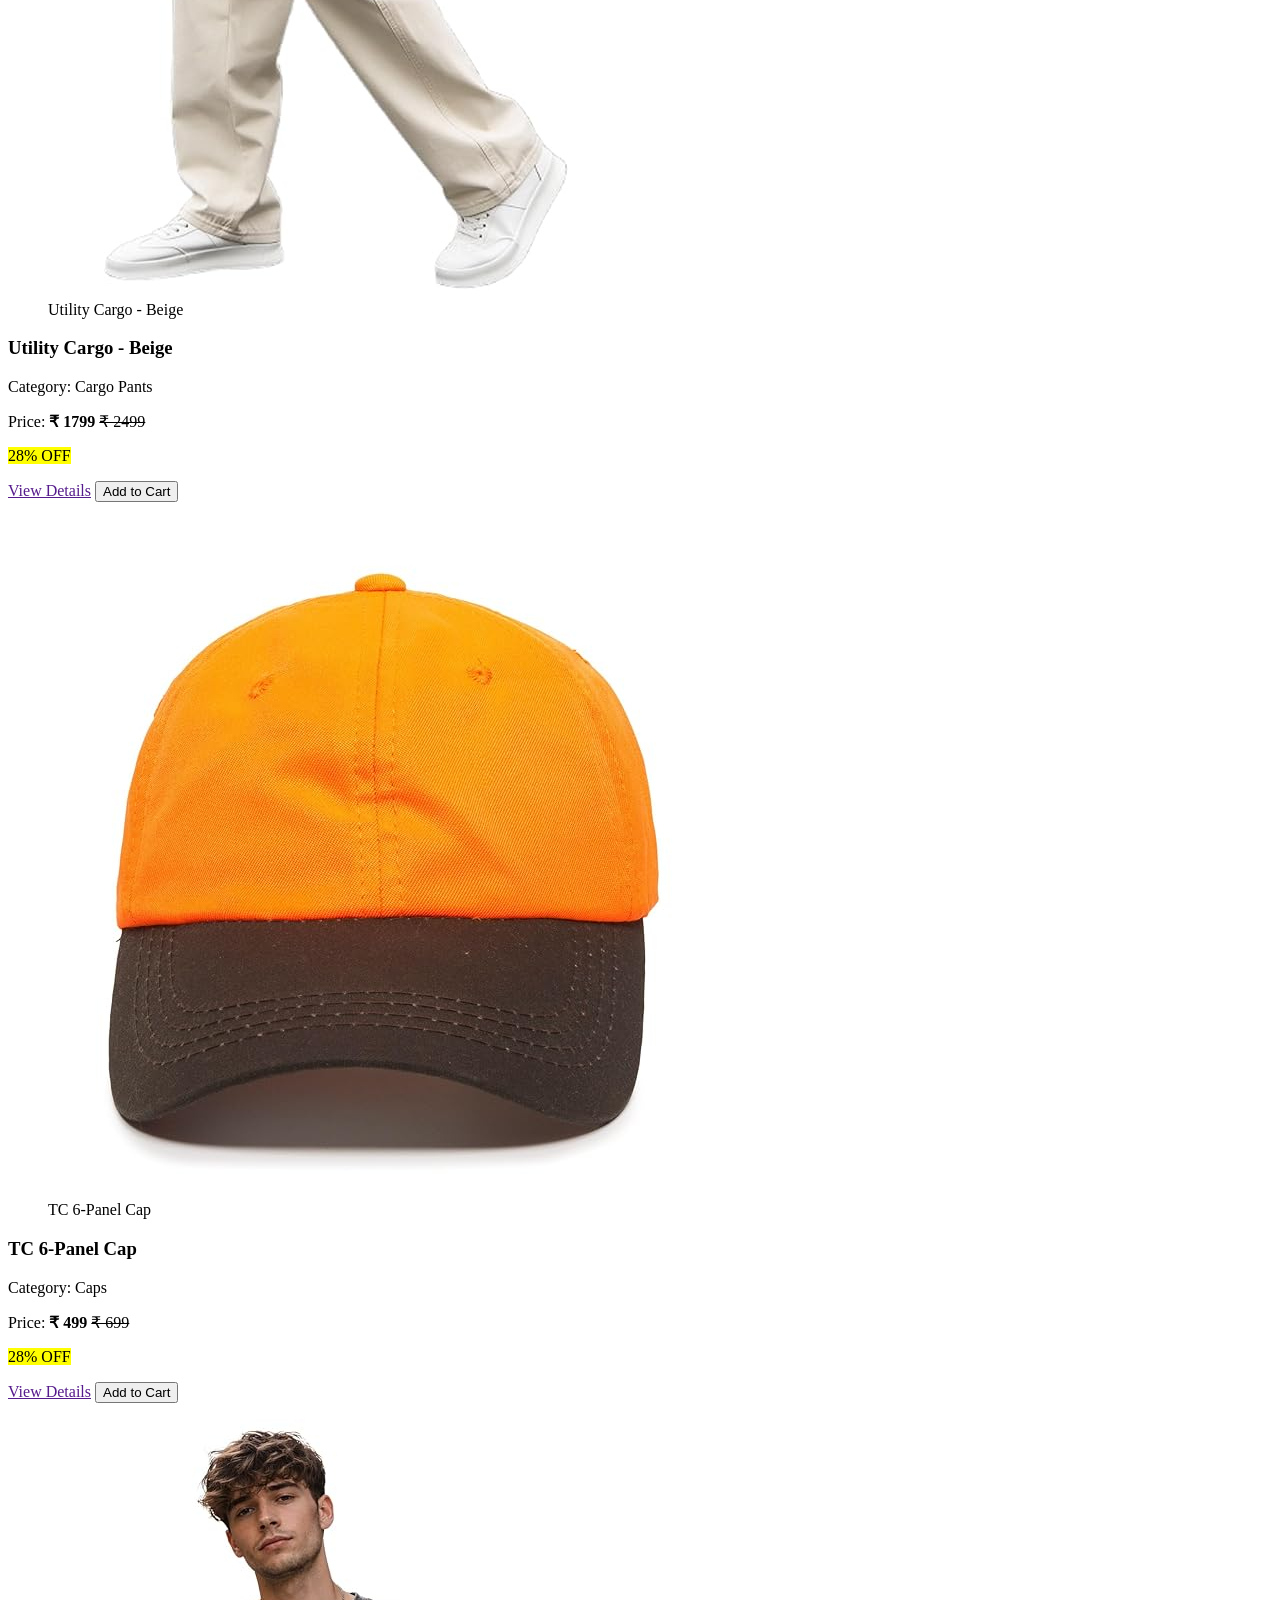
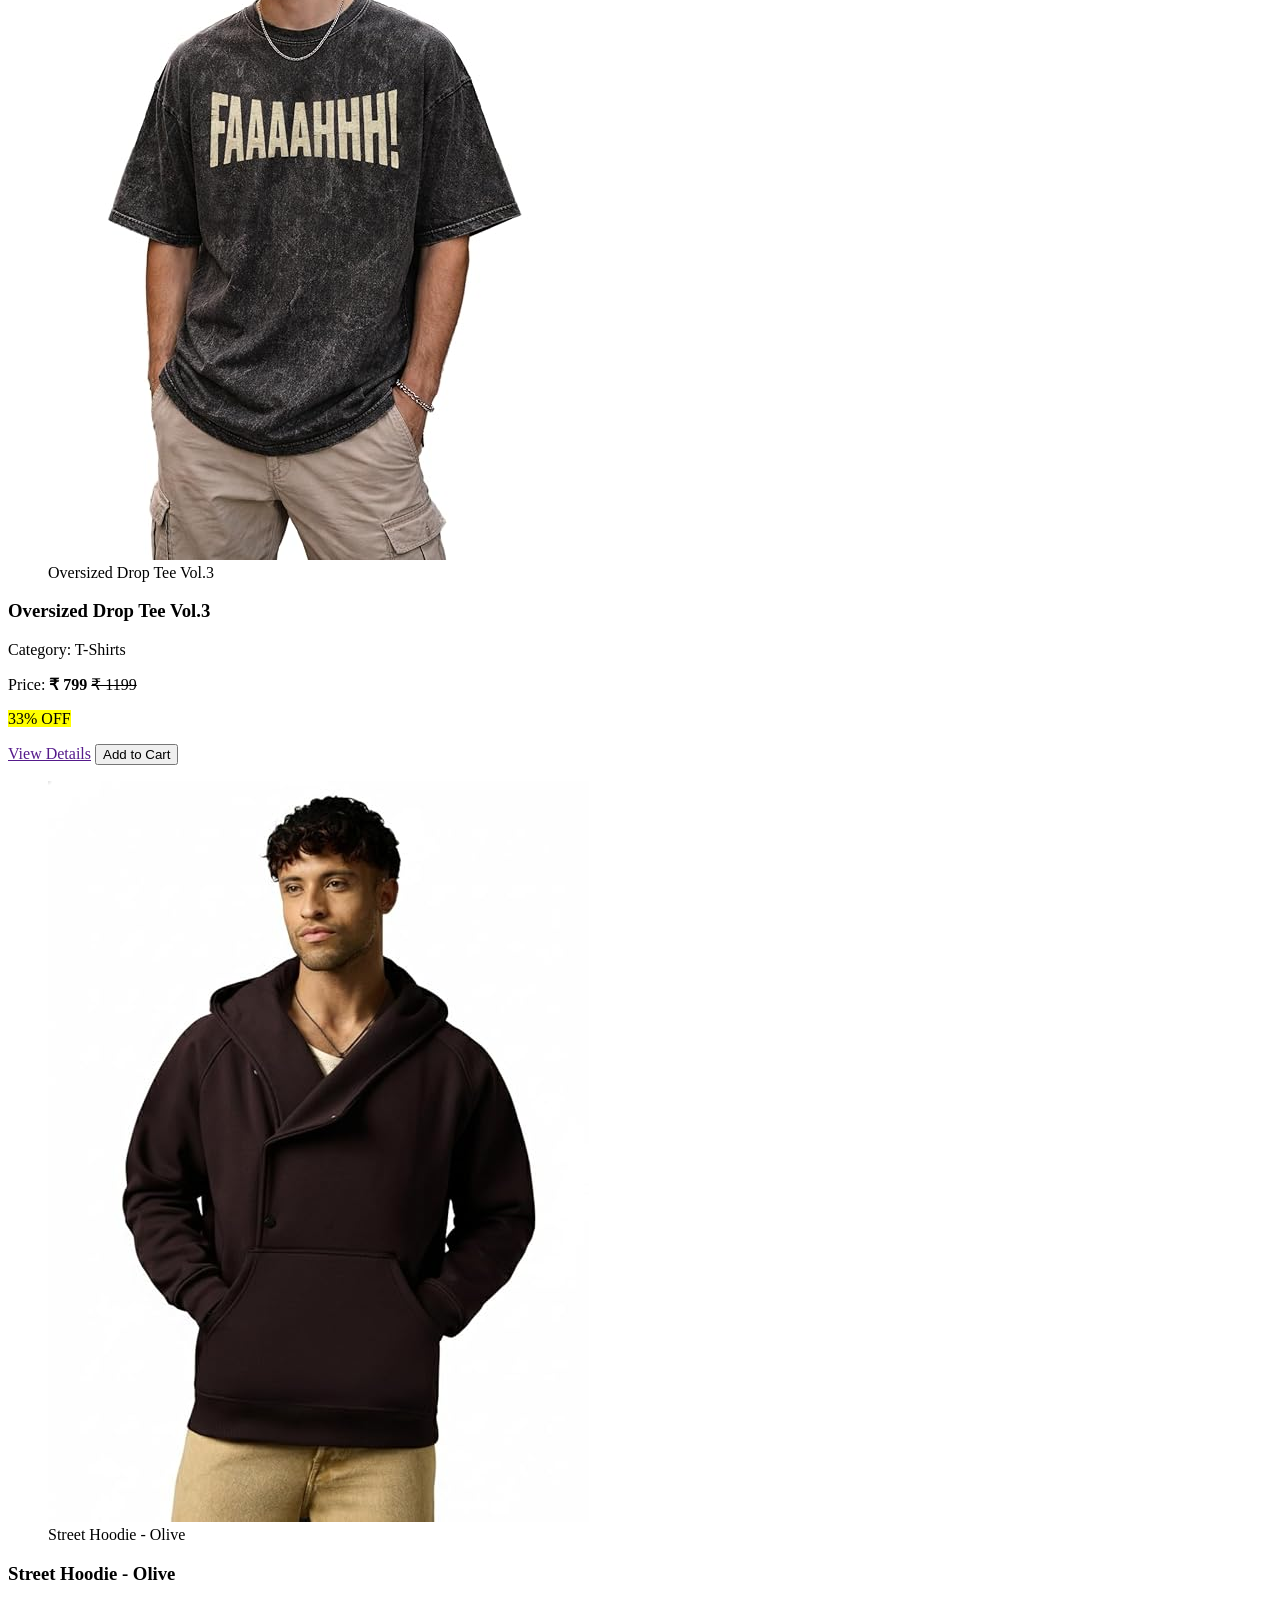
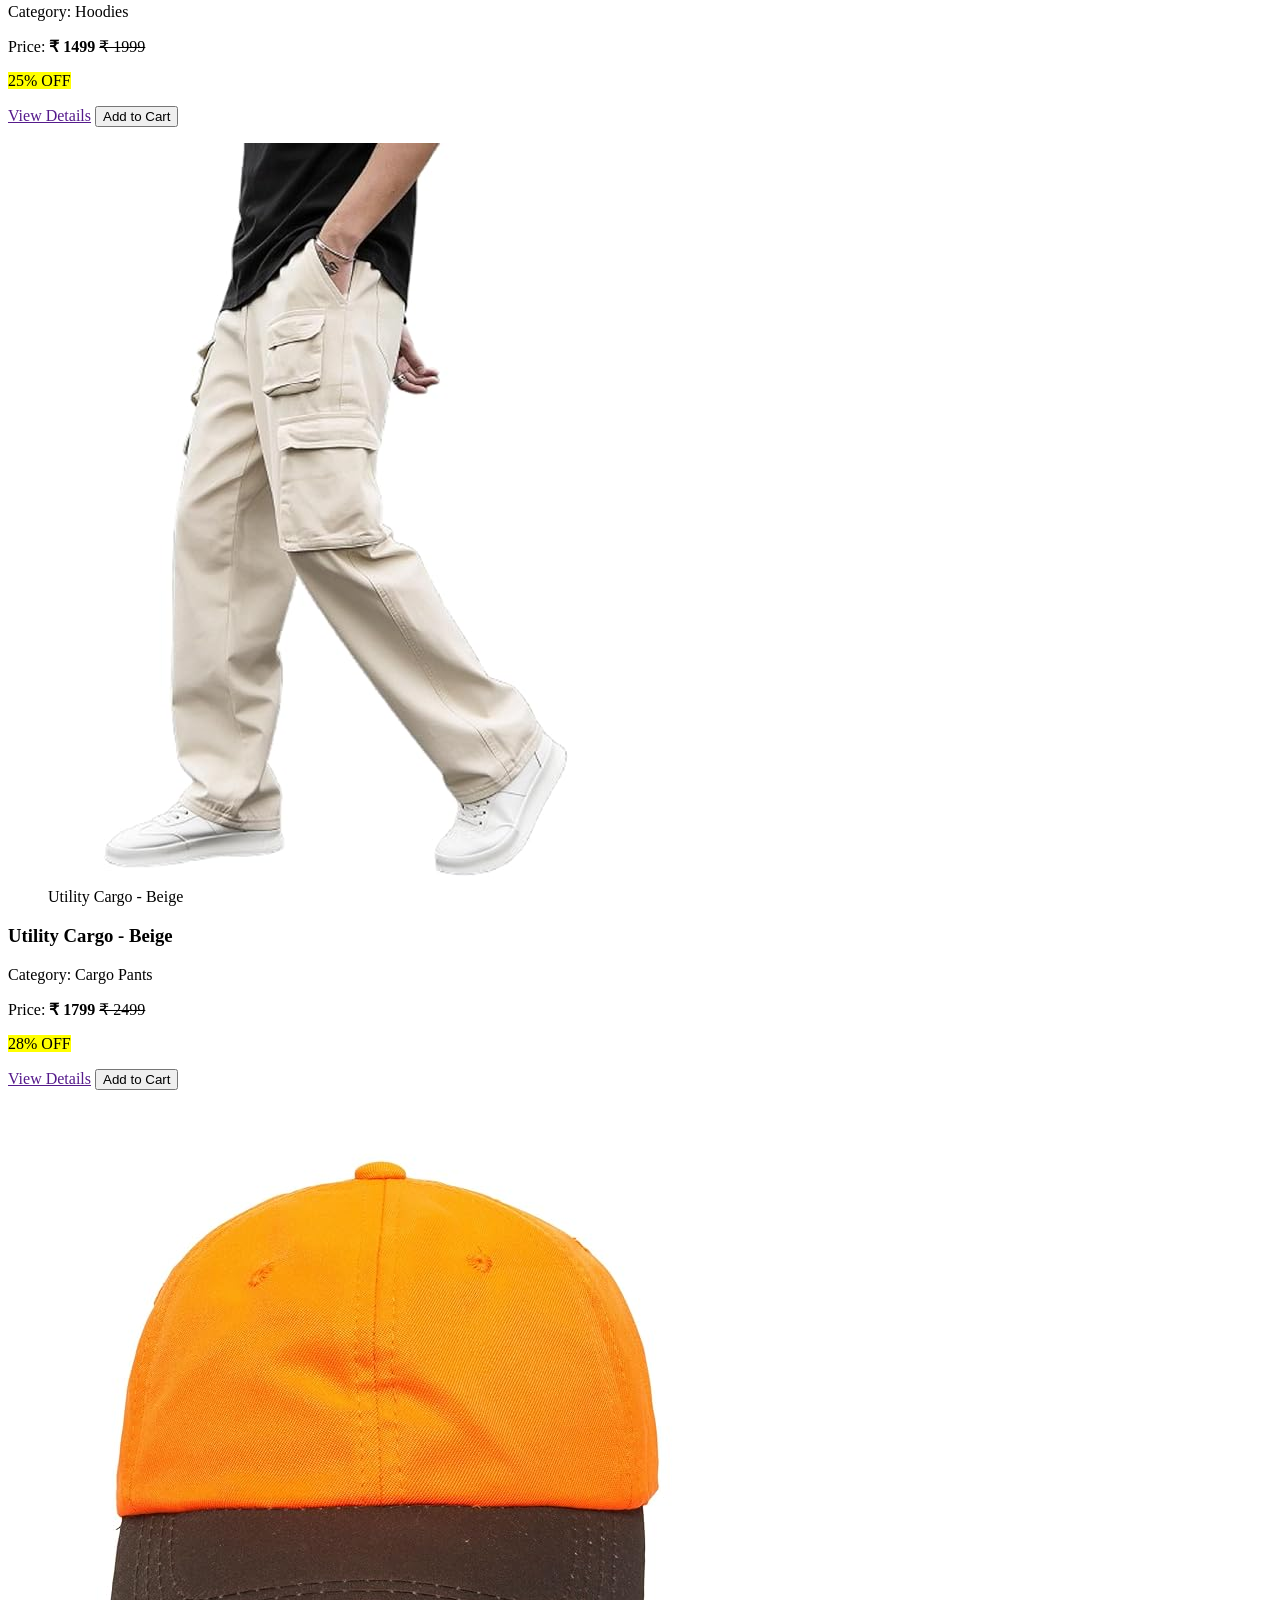
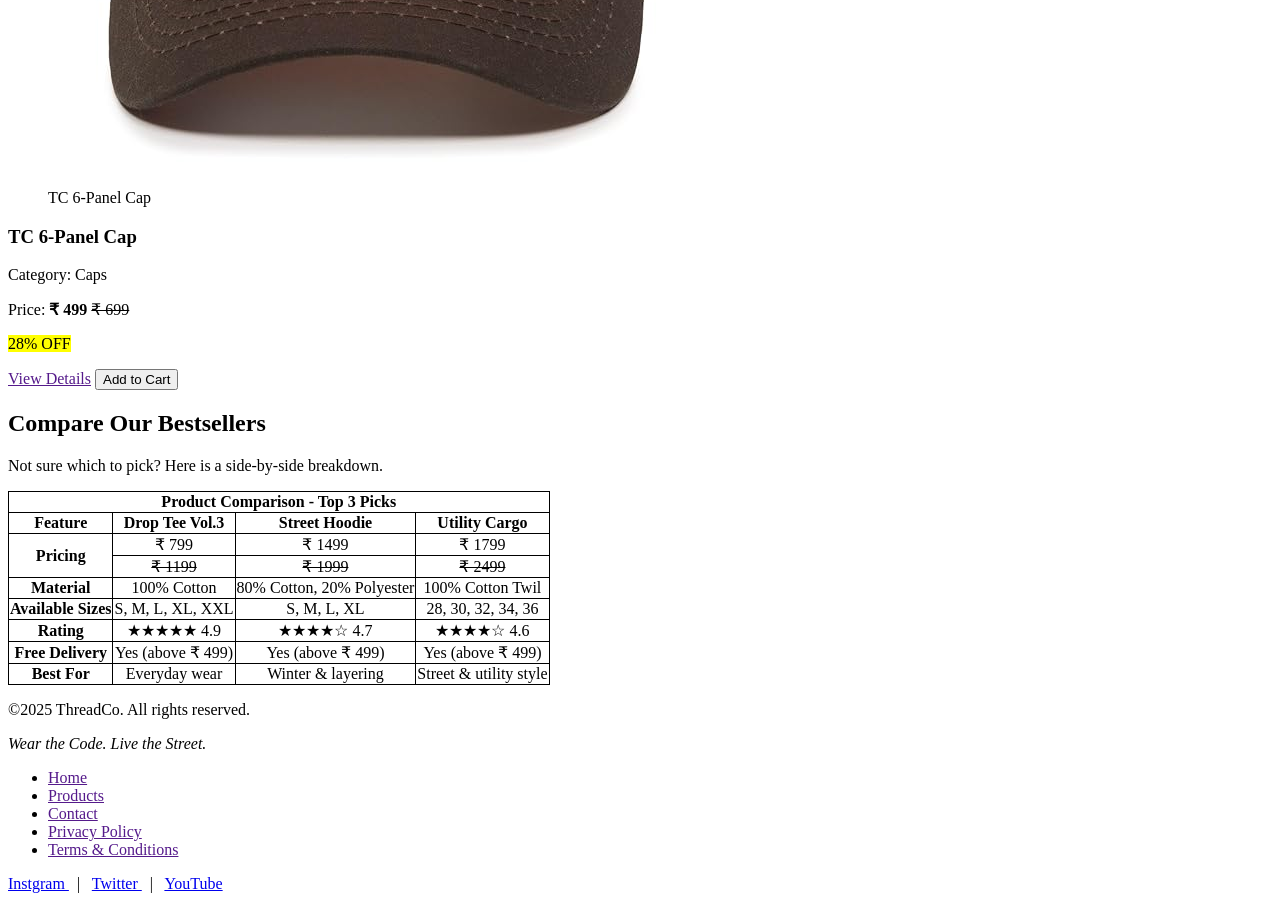
<file: products.html>
<!DOCTYPE html>
<html lang="en">

<head>
    <meta charset="UTF-8">
    <meta name="viewport" content="width=device-width, initial-scale=1.0">
    <title>ThreadCo - The Catalogue</title>
    <style>
        table,
        td,
        tr {
            border: 1px solid black;
            border-collapse: collapse;
            text-align: center;
            border-spacing: 2px;
        }
    </style>
</head>

<body>
    <header>
        <h1>ThreadCo</h1>
        <p><em>Wear the Code. Live the Street.</em></p>
        <nav>
            <ul>
                <li><a href="index.html">Home</a></li>
                <li><a href="products.html">Products</a></li>
                <li><a href="ProductDetail.html">Product Detail</a></li>
                <li><a href="Contact.html">Contact</a></li>
                <li><a href="#">Cart (0)</a></li>
            </ul>
        </nav>
    </header>

    <main>
        <section>
            <h2>The Catalogue</h2>
            <p>Fresh drops, every Friday. <strong>Limited stock. No restocks</strong> . Ever.</p>
            <p>Showing <strong>8 products</strong></p>
        </section>

        <section>
            <h3>Filter By</h3>
            <h4>Category</h4>
            <ul>
                <li>
                    <input type="checkbox" id="shirt1">
                    <label for="shirt1">T-Shirts</label>
                </li>
                <li>
                    <input type="checkbox" id="shirt2">
                    <label for="shirt2">Hoodies</label>
                </li>
                <li>
                    <input type="checkbox" id="shirt3">
                    <label for="shirt3"> Cargo Pants</label>
                </li>
                <li>
                    <input type="checkbox" id="shirt4">
                    <label for="shirt4">Caps</label>
                </li>
                <li>
                    <input type="checkbox" id="shirt5">
                    <label for="shirt5">Accessories</label>
                </li>
            </ul>
            <h4>Price Range (&#8377;)</h4>
            <label for="min">Min: </label>
            <input type="number" name="min" id="min" min="0" placeholder="1"> <br>
            <label for="max">Max: </label>
            <input type="number" name="max" id="max" placeholder="10" max="10">
            <br><br>

            <h4>Sort By</h4>
            <label for="sort"></label>
            <select name="sort" id="sort">
                <option value="sort">Most Popular</option>
                <option value="sort">Price: Low to High</option>
                <option value="sort">Price: High to Low</option>
                <option value="sort">Newest First</option>
            </select><br><br>
            <button>Apply Filter</button>
            <button>Clear All</button>
        </section>

        <section>
            <h2>All Products</h2>

                        <article>
                <figure>
                    <img src="Images/product 1.jpg" alt="">
                    <figcaption>Oversized Drop Tee Vol.3</figcaption>
                </figure>
                <h3>Oversized Drop Tee Vol.3</h3>
                <p>Category: T-Shirts</p>
                <p>Price: <strong>&#8377; 799</strong> <s>&#8377; 1199</s></p>
                <p><mark>33% OFF</mark></p>
                <a href="">View Details</a>
                <button>Add to Cart</button>
            </article>

            <article>
                <figure>
                    <img src="Images/product 2.jpg" alt="">
                    <figcaption>Street Hoodie - Olive</figcaption>
                </figure>
                <h3>Street Hoodie - Olive</h3>
                <p>Category: Hoodies</p>
                <p>Price: <strong>&#8377; 1499</strong> <s>&#8377; 1999</s></p>
                <p><mark>25% OFF</mark></p>
                <a href="">View Details</a>
                <button>Add to Cart</button>
            </article>

            <article>
                <figure>
                    <img src="Images/product 3.jpg" alt="">
                    <figcaption>Utility Cargo - Beige</figcaption>
                </figure>
                <h3>Utility Cargo - Beige</h3>
                <p>Category: Cargo Pants</p>
                <p>Price: <strong>&#8377; 1799</strong> <s>&#8377; 2499</s></p>
                <p><mark>28% OFF</mark></p>
                <a href="">View Details</a>
                <button>Add to Cart</button>
            </article>

            <article>
                <figure>
                    <img src="Images/product 4.jpg" alt="">
                    <figcaption>TC 6-Panel Cap</figcaption>
                </figure>
                <h3>TC 6-Panel Cap</h3>
                <p>Category: Caps</p>
                <p>Price: <strong>&#8377; 499</strong> <s>&#8377; 699</s></p>
                <p><mark>28% OFF</mark></p>
                <a href="">View Details</a>
                <button>Add to Cart</button>
            </article>
                        <article>
                <figure>
                    <img src="Images/product 1.jpg" alt="">
                    <figcaption>Oversized Drop Tee Vol.3</figcaption>
                </figure>
                <h3>Oversized Drop Tee Vol.3</h3>
                <p>Category: T-Shirts</p>
                <p>Price: <strong>&#8377; 799</strong> <s>&#8377; 1199</s></p>
                <p><mark>33% OFF</mark></p>
                <a href="">View Details</a>
                <button>Add to Cart</button>
            </article>

            <article>
                <figure>
                    <img src="Images/product 2.jpg" alt="">
                    <figcaption>Street Hoodie - Olive</figcaption>
                </figure>
                <h3>Street Hoodie - Olive</h3>
                <p>Category: Hoodies</p>
                <p>Price: <strong>&#8377; 1499</strong> <s>&#8377; 1999</s></p>
                <p><mark>25% OFF</mark></p>
                <a href="">View Details</a>
                <button>Add to Cart</button>
            </article>

            <article>
                <figure>
                    <img src="Images/product 3.jpg" alt="">
                    <figcaption>Utility Cargo - Beige</figcaption>
                </figure>
                <h3>Utility Cargo - Beige</h3>
                <p>Category: Cargo Pants</p>
                <p>Price: <strong>&#8377; 1799</strong> <s>&#8377; 2499</s></p>
                <p><mark>28% OFF</mark></p>
                <a href="">View Details</a>
                <button>Add to Cart</button>
            </article>

            <article>
                <figure>
                    <img src="Images/product 4.jpg" alt="">
                    <figcaption>TC 6-Panel Cap</figcaption>
                </figure>
                <h3>TC 6-Panel Cap</h3>
                <p>Category: Caps</p>
                <p>Price: <strong>&#8377; 499</strong> <s>&#8377; 699</s></p>
                <p><mark>28% OFF</mark></p>
                <a href="">View Details</a>
                <button>Add to Cart</button>
            </article>
        </section>

        <section>
            <h2>Compare Our Bestsellers</h2>
            <p>Not sure which to pick? Here is a side-by-side breakdown.</p>

            <table>
                <tr>
                    <td colspan="4"><strong>Product Comparison - Top 3 Picks</strong></td>
                </tr>
                <tr>
                    <td><strong>Feature</strong></td>
                    <td><strong>Drop Tee Vol.3</strong></td>
                    <td><strong>Street Hoodie</strong></td>
                    <td><strong>Utility Cargo</strong></td>
                </tr>
                <tr>
                    <td rowspan="2"><strong>Pricing</strong></td>
                    <td>₹ 799</td>
                    <td>₹ 1499</td>
                    <td>₹ 1799</td>
                </tr>
                <tr>
                    <td><s>₹ 1199</s></td>
                    <td><s>₹ 1999</s></td>
                    <td><s>₹ 2499</s></td>
                </tr>
                <tr>
                    <td> <strong>Material</strong></td>
                    <td>100% Cotton</td>
                    <td>80% Cotton, 20% Polyester</td>
                    <td>100% Cotton Twil</td>
                </tr>
                <tr>
                    <td><strong>Available Sizes</strong></td>
                    <td>S, M, L, XL, XXL</td>
                    <td>S, M, L, XL</td>
                    <td>28, 30, 32, 34, 36</td>
                </tr>
                <tr>
                    <td><strong>Rating</strong></td>
                    <td>★★★★★ 4.9</td>
                    <td>★★★★☆ 4.7</td>
                    <td>★★★★☆ 4.6</td>
                </tr>
                <tr>
                    <td><strong>Free Delivery</strong></td>
                    <td>Yes (above ₹ 499)</td>
                    <td>Yes (above ₹ 499)</td>
                    <td>Yes (above ₹ 499)</td>
                </tr>
                <tr>
                    <td><strong>Best For</strong></td>
                    <td>Everyday wear</td>
                    <td>Winter & layering</td>
                    <td>Street & utility style</td>
                </tr>
            </table>
        </section>
    </main>

    <footer>
        <p>&copy;2025 ThreadCo. All rights reserved.</p>
        <p><em>Wear the Code. Live the Street.</em></p>
        <ul>
            <li><a href="">Home
                </a></li>
            <li><a href="">Products
                </a></li>
            <li><a href="">Contact
                </a></li>
            <li><a href="">Privacy Policy
                </a></li>
            <li><a href="">Terms & Conditions</a></li>
        </ul>

        <a href="https://youtube.com"> Instgram </a> &nbsp;&nbsp;|&nbsp;&nbsp; <a href="https://x.com"> Twitter </a>
        &nbsp;&nbsp;|&nbsp;&nbsp; <a href="https://youtube.com">YouTube</a>
    </footer>
</body>

</html>
</file>
<file: style.css>
:root {
  --bg: #f5f3ee;
  --surface: #fff;
  --text: #20201e;
  --muted: #777;
  --accent: #c7fa65;
  --border: #e4e1da;
}

* {
  margin: 0;
  padding: 0;
  box-sizing: border-box;
}

body {
  background: var(--bg);
  color: var(--text);
  font-family: Arial, sans-serif;
  line-height: 1.5;
}

a {
  color: inherit;
  text-decoration: none;
}

button,
input {
  font: inherit;
}

.announcement {
  padding: 7px;
  background: var(--accent);
  text-align: center;
  font-size: 12px;
}

.navbar {
  display: flex;
  justify-content: space-between;
  align-items: center;
  flex-wrap: wrap;
  gap: 16px;
  padding: 18px 7%;
  background: var(--surface);
  border-bottom: 1px solid var(--border);
}

.logo {
  font-size: 23px;
  font-weight: 900;
  letter-spacing: -1px;
}

.nav-links {
  display: flex;
  gap: 22px;
  list-style: none;
  font-size: 13px;
}

.nav-links a:hover,
.footer-links a:hover {
  opacity: 0.6;
}

.cart-link {
  font-size: 13px;
}


.hero {
    display: grid;
    grid-template-columns: 1fr 1fr;
    align-items: center;
    min-height: 440px;
    padding: 0 0 0 8%;
    background: #e9e6dd;
    overflow: hidden;
}

.hero-content {
    max-width: 500px;
    padding: 45px 30px 45px 0;
}

.hero h1 {
    margin: 14px 0;
    font-family: 'Oswald', sans-serif;
    font-size: clamp(42px, 5vw, 64px);
    line-height: 1.05;
    letter-spacing: -1px;
    text-transform: uppercase;
}

.hero h1 span {
    color: #82a92c;
}

.hero-image {
    width: 100%;
    height: 100%;
    min-height: 440px;
    overflow: hidden;
    background: #d7d1c5;
}

.hero-image img {
    display: block;
    width: 100%;
    height: 100%;
    min-height: 440px;
    object-fit: cover;
    object-position: center;
}

@media (max-width: 700px) {
    .hero {
        grid-template-columns: 1fr;
        padding: 0 6%;
    }

    .hero-content {
        padding: 40px 0 28px;
    }

    .hero h1 {
        font-size: 42px;
    }

    .hero-image {
        min-height: 320px;
        height: 320px;
        margin-bottom: 25px;
    }

    .hero-image img {
        min-height: 320px;
    }
}


.hero-description {
  max-width: 420px;
  margin-bottom: 20px;
  color: #666;
  font-size: 14px;
}

.hero-actions {
  display: flex;
  flex-wrap: wrap;
  gap: 10px;
}

.btn {
  display: inline-block;
  padding: 10px 18px;
  background: var(--text);
  color: white;
  border: 1px solid var(--text);
  font-size: 12px;
  font-weight: bold;
  cursor: pointer;
}

.btn:hover {
  background: transparent;
  color: var(--text);
}

.btn-outline {
  background: transparent;
  color: var(--text);
}

.section {
  padding: 45px 7%;
}

.section-heading {
  display: flex;
  justify-content: space-between;
  align-items: center;
  flex-wrap: wrap;
  gap: 12px;
  margin-bottom: 20px;
}

.section-heading h2 {
  margin-top: 4px;
  font-size: 26px;
  letter-spacing: -0.5px;
}

.text-link {
  font-size: 13px;
  text-decoration: underline;
  text-underline-offset: 4px;
}

.product-grid {
  display: grid;
  grid-template-columns: repeat(4, minmax(0, 1fr));
  gap: 16px;
}

.product-card {
  min-width: 0;
  overflow: hidden;
  background: var(--surface);
}

.product-image {
  position: relative;
  aspect-ratio: 3 / 4;
  overflow: hidden;
  background: #e9e6dd;
}

.product-image img {
  display: block;
  width: 100%;
  height: 100%;
  object-fit: cover;
  transition: transform 0.3s;
}

.product-card:hover img {
  transform: scale(1.04);
}

.sale-badge {
  position: absolute;
  top: 9px;
  left: 9px;
  padding: 4px 7px;
  background: var(--accent);
  font-size: 10px;
  font-weight: bold;
}

.product-info {
  padding: 12px;
}

.category {
  color: var(--muted);
  font-size: 10px;
  text-transform: uppercase;
}

.product-info h3 {
  margin: 4px 0;
  font-size: 14px;
}

.price {
  display: flex;
  flex-wrap: wrap;
  gap: 8px;
  font-size: 13px;
}

.old-price {
  color: var(--muted);
  text-decoration: line-through;
}

.product-actions {
  margin-top: 10px;
}

.product-actions .btn {
  width: 100%;
  padding: 8px;
  text-align: center;
}

.table-wrap {
  overflow-x: auto;
  background: var(--surface);
}

table {
  width: 100%;
  border-collapse: collapse;
  text-align: left;
  font-size: 13px;
}

th,
td {
  padding: 12px;
  border-bottom: 1px solid var(--border);
  white-space: nowrap;
}

th {
  font-size: 11px;
  text-transform: uppercase;
  color: var(--muted);
}

.rank,
.rating {
  font-weight: bold;
}

.why-grid {
  display: grid;
  grid-template-columns: 1fr 1fr;
  gap: 30px;
}

.why-copy h2 {
  margin: 8px 0;
  font-size: 30px;
}

.why-copy p,
.promise-card p {
  color: var(--muted);
  font-size: 13px;
}

.benefit-list {
  display: grid;
  gap: 8px;
  list-style: none;
}

.benefit-list li {
  padding: 12px;
  background: var(--surface);
  font-size: 13px;
}

.benefit-list li::before {
  content: "✓";
  margin-right: 9px;
}

.promise-grid {
  display: grid;
  grid-template-columns: repeat(3, 1fr);
  gap: 12px;
}

.promise-card {
  padding: 18px;
  background: var(--surface);
}

.promise-number {
  font-size: 22px;
  font-weight: bold;
}

.promise-card h3 {
  margin: 6px 0;
  font-size: 15px;
}

.newsletter {
  padding: 38px 7%;
  background: var(--accent);
  text-align: center;
}

.newsletter h2 {
  font-size: 25px;
}

.newsletter p {
  margin: 8px 0 18px;
  font-size: 13px;
}

.email-row {
  display: flex;
  gap: 8px;
  max-width: 400px;
  margin: auto;
}

.email-row input {
  width: 100%;
  min-width: 0;
  padding: 10px;
  background: white;
  border: 1px solid #ccc;
  outline: none;
}

.email-row button {
  white-space: nowrap;
}

footer {
  padding: 28px 7% 18px;
  background: var(--surface);
}

.footer-inner {
  display: flex;
  justify-content: space-between;
  flex-wrap: wrap;
  gap: 20px;
}

.footer-brand {
  max-width: 260px;
}

.footer-brand p {
  margin-top: 7px;
  color: var(--muted);
  font-size: 12px;
}

.footer-links,
.social-links {
  display: flex;
  flex-wrap: wrap;
  gap: 14px;
  font-size: 12px;
}

.social-links {
  margin-top: 10px;
}

@media (max-width: 800px) {
  .product-grid {
    grid-template-columns: repeat(2, minmax(0, 1fr));
  }

  .section {
    padding: 35px 5%;
  }
}

@media (max-width: 550px) {
  .navbar {
    padding: 15px 5%;
  }

  .nav-links {
    order: 3;
    width: 100%;
    justify-content: space-between;
    gap: 8px;
    font-size: 12px;
  }

  .hero {
    min-height: 300px;
    padding: 40px 6%;
  }

  .hero h1 {
    font-size: 40px;
  }

  .why-grid,
  .promise-grid {
    grid-template-columns: 1fr;
  }

  .email-row,
  .footer-inner {
    flex-direction: column;
  }

  .email-row button {
    width: 100%;
  }
}
</file>
